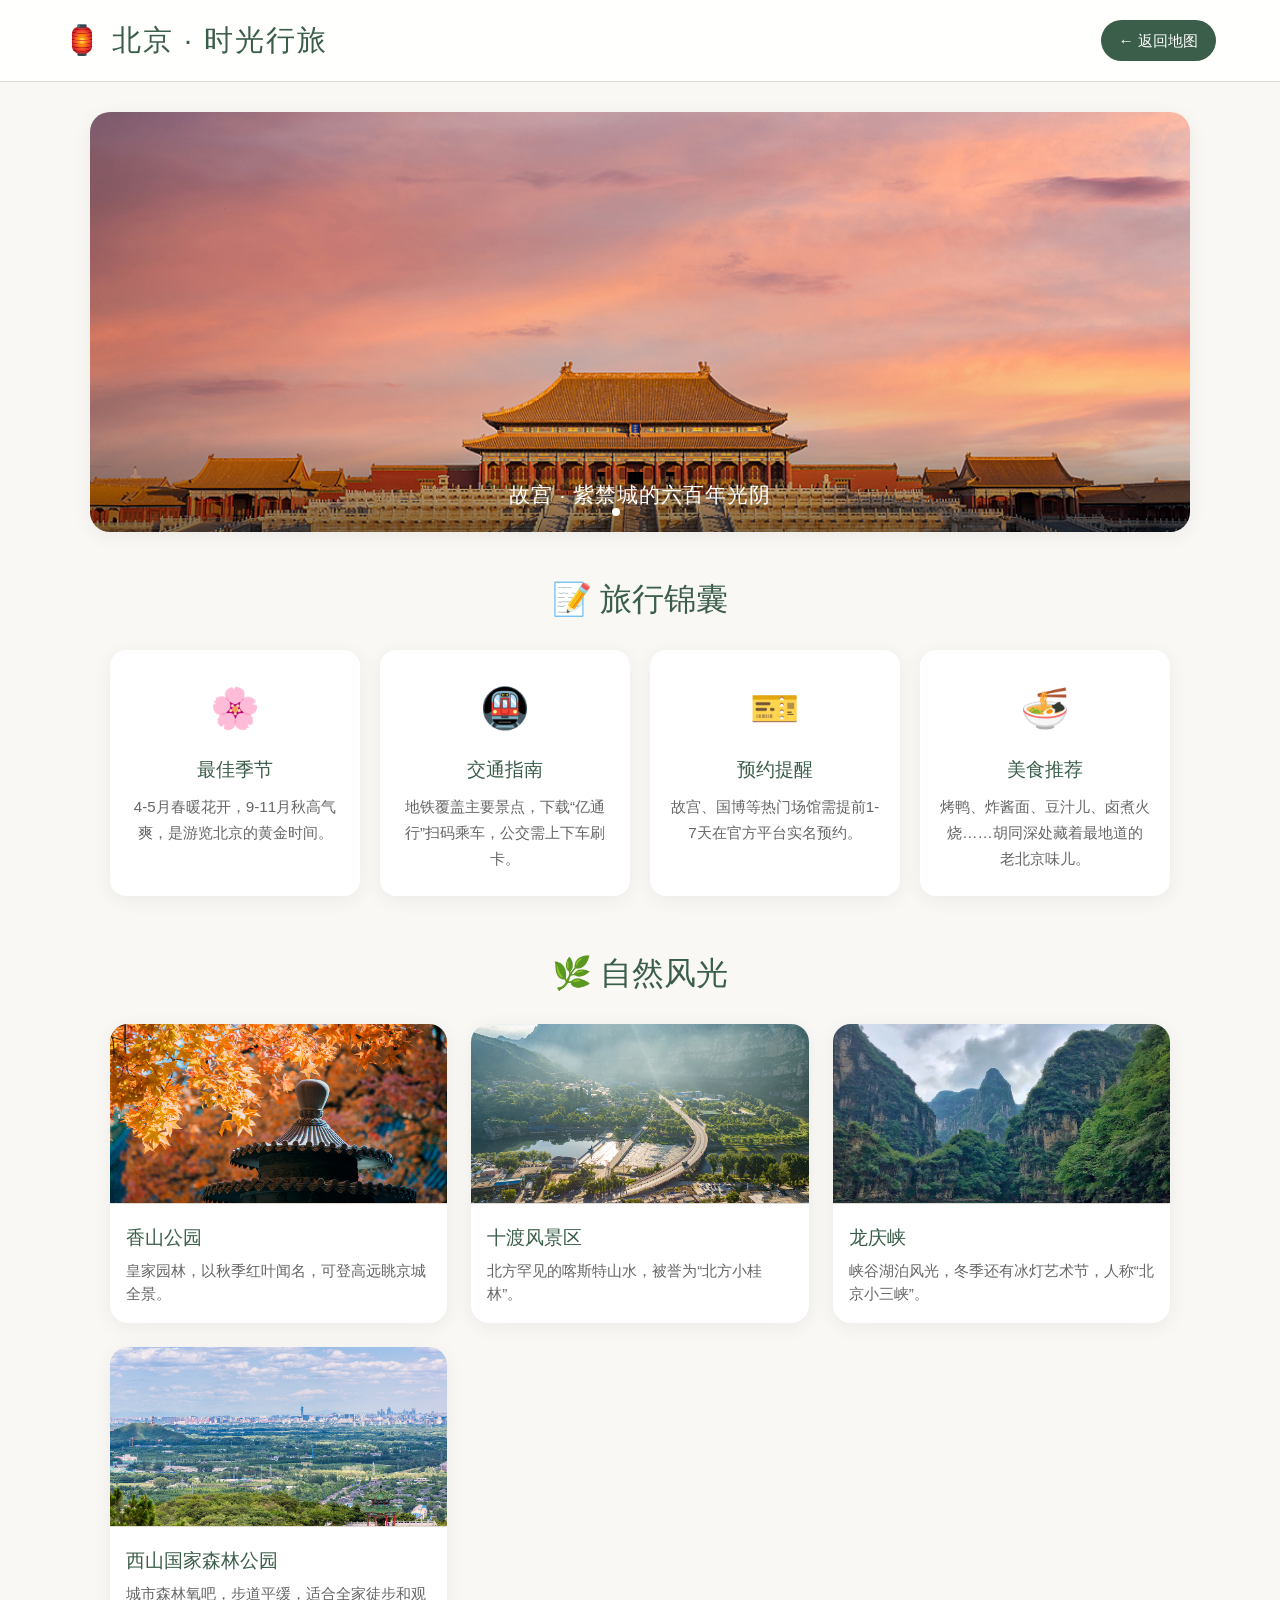
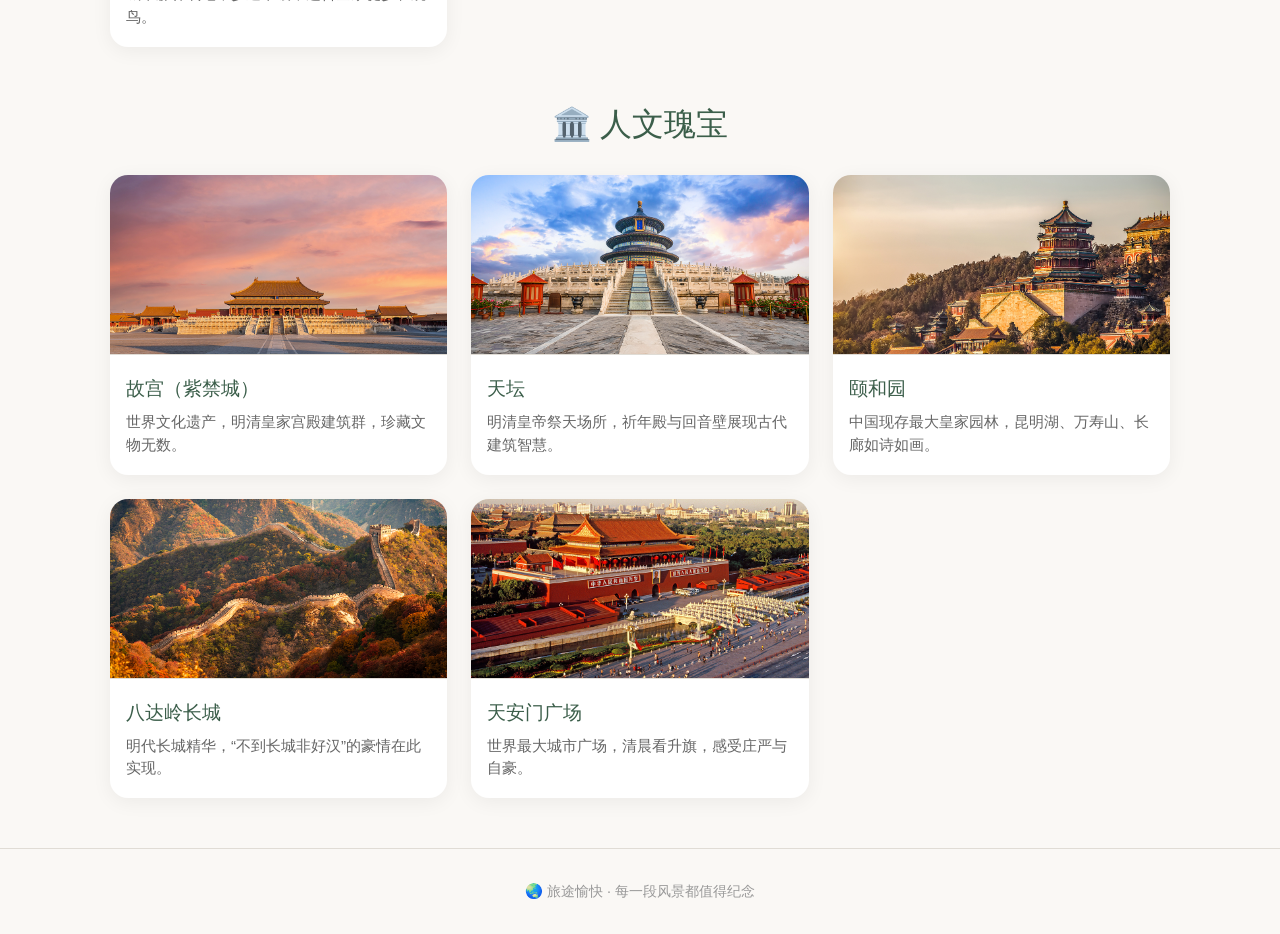
<file: spots/beijing.html>
<!DOCTYPE html>
<html lang="zh-CN">
<head>
    <meta charset="UTF-8">
    <meta name="viewport" content="width=device-width, initial-scale=1.0">
    <title>北京·旅行记</title>
    <!-- Swiper 轮播样式 -->
    <link rel="stylesheet" href="../lib/swiper-bundle.min.css">
    <style>
        :root {
            --green-dark: #3b5e4a;
            --green-light: #6b8f7e;
            --bg: #faf8f5;
            --card-bg: #ffffff;
            --text: #333;
            --text-light: #666;
            --border: #e0dcd5;
            --shadow: 0 4px 20px rgba(0,0,0,0.06);
        }

        * { margin: 0; padding: 0; box-sizing: border-box; }

        body {
            font-family: 'Segoe UI', 'Helvetica Neue', 'PingFang SC', 'Microsoft YaHei', sans-serif;
            background: var(--bg);
            color: var(--text);
            line-height: 1.7;
        }

        /* ---- 顶部导航 ---- */
        .top-nav {
            display: flex;
            justify-content: space-between;
            align-items: center;
            padding: 16px 5%;
            background: rgba(255,255,255,0.9);
            backdrop-filter: blur(10px);
            border-bottom: 1px solid var(--border);
            position: sticky;
            top: 0;
            z-index: 100;
        }
        .top-nav .logo {
            font-size: 1.8rem;
            font-weight: 300;
            color: var(--green-dark);
            letter-spacing: 2px;
        }
        .back-btn {
            background: var(--green-dark);
            color: white;
            padding: 8px 18px;
            border-radius: 24px;
            text-decoration: none;
            font-size: 0.95rem;
            transition: 0.3s;
            display: flex;
            align-items: center;
            gap: 6px;
        }
        .back-btn:hover {
            background: var(--green-light);
            transform: translateY(-2px);
            box-shadow: 0 6px 18px rgba(59,94,74,0.2);
        }

        /* ---- 轮播 ---- */
        .swiper {
            width: 90%;
            max-width: 1100px;
            height: 420px;
            margin: 30px auto;
            border-radius: 20px;
            overflow: hidden;
            box-shadow: var(--shadow);
        }
        .swiper-slide {
            background-position: center;
            background-size: cover;
            display: flex;
            align-items: flex-end;
            justify-content: center;
        }
        .swiper-slide .slide-caption {
            background: linear-gradient(transparent, rgba(0,0,0,0.5));
            color: white;
            width: 100%;
            padding: 40px 20px 20px;
            text-align: center;
            font-size: 1.3rem;
            font-weight: 300;
            letter-spacing: 1px;
        }
        .swiper-pagination-bullet-active { background: white; }

        /* ---- 攻略区块 ---- */
        .tips-section {
            max-width: 1100px;
            margin: 40px auto;
            padding: 0 20px;
        }
        .section-title {
            font-size: 2rem;
            font-weight: 300;
            color: var(--green-dark);
            margin-bottom: 24px;
            text-align: center;
        }
        .tips-grid {
            display: grid;
            grid-template-columns: repeat(auto-fit, minmax(220px, 1fr));
            gap: 20px;
        }
        .tip-card {
            background: var(--card-bg);
            padding: 24px 20px;
            border-radius: 16px;
            box-shadow: var(--shadow);
            text-align: center;
            transition: all 0.3s;
        }
        .tip-card:hover {
            transform: translateY(-4px);
            box-shadow: 0 12px 28px rgba(0,0,0,0.1);
        }
        .tip-icon {
            font-size: 2.5rem;
            margin-bottom: 12px;
        }
        .tip-card h3 {
            font-weight: 500;
            margin-bottom: 8px;
            color: var(--green-dark);
        }
        .tip-card p {
            color: var(--text-light);
            font-size: 0.95rem;
        }

        /* ---- 景点卡片 ---- */
        .spots-block {
            max-width: 1100px;
            margin: 50px auto;
            padding: 0 20px;
        }
        .card-grid {
            display: grid;
            grid-template-columns: repeat(auto-fit, minmax(260px, 1fr));
            gap: 24px;
            margin-top: 20px;
        }
        .spot-card {
            background: var(--card-bg);
            border-radius: 18px;
            overflow: hidden;
            box-shadow: var(--shadow);
            transition: all 0.3s;
        }
        .spot-card:hover {
            transform: translateY(-6px);
            box-shadow: 0 18px 36px rgba(0,0,0,0.12);
        }
        .spot-card img {
            width: 100%;
            height: 180px;
            object-fit: cover;
            display: block;
            border-bottom: 1px solid var(--border);
        }
        .spot-card .card-text {
            padding: 18px 16px;
        }
        .spot-card h3 {
            font-weight: 500;
            margin-bottom: 6px;
            color: var(--green-dark);
        }
        .spot-card p {
            color: var(--text-light);
            font-size: 0.95rem;
            line-height: 1.5;
        }

        /* 底部 */
        footer {
            text-align: center;
            padding: 30px;
            color: #999;
            font-size: 0.9rem;
            border-top: 1px solid var(--border);
            margin-top: 40px;
        }

        @media (max-width: 600px) {
            .swiper { height: 250px; }
            .top-nav .logo { font-size: 1.4rem; }
        }
    </style>
</head>
<body>
    <!-- 导航 -->
    <div class="top-nav">
        <div class="logo">🏮 北京 · 时光行旅</div>
        <a href="../FinalProject.html" class="back-btn">← 返回地图</a>
    </div>

    <!-- 图片轮播 -->
    <div class="swiper mySwiper">
        <div class="swiper-wrapper">
            <div class="swiper-slide" style="background-image: url('../data/images/beijing/故宫.jpg');">
                <div class="slide-caption">故宫 · 紫禁城的六百年光阴</div>
            </div>
            <div class="swiper-slide" style="background-image: url('../data/images/beijing/长城.jpg');">
                <div class="slide-caption">八达岭长城 ·蜿蜒于山脊的巨龙</div>
            </div>
            <div class="swiper-slide" style="background-image: url('../data/images/beijing/颐和园.jpg');">
                <div class="slide-caption">颐和园 · 皇家园林的四季画卷</div>
            </div>
            <div class="swiper-slide" style="background-image: url('../data/images/beijing/香山.jpg');">
                <div class="slide-caption">香山红叶 · 秋日限定的浪漫</div>
            </div>
        </div>
        <div class="swiper-pagination"></div>
    </div>

    <!-- 旅游攻略 -->
    <div class="tips-section">
        <h2 class="section-title">📝 旅行锦囊</h2>
        <div class="tips-grid">
            <div class="tip-card">
                <div class="tip-icon">🌸</div>
                <h3>最佳季节</h3>
                <p>4-5月春暖花开，9-11月秋高气爽，是游览北京的黄金时间。</p>
            </div>
            <div class="tip-card">
                <div class="tip-icon">🚇</div>
                <h3>交通指南</h3>
                <p>地铁覆盖主要景点，下载“亿通行”扫码乘车，公交需上下车刷卡。</p>
            </div>
            <div class="tip-card">
                <div class="tip-icon">🎫</div>
                <h3>预约提醒</h3>
                <p>故宫、国博等热门场馆需提前1-7天在官方平台实名预约。</p>
            </div>
            <div class="tip-card">
                <div class="tip-icon">🍜</div>
                <h3>美食推荐</h3>
                <p>烤鸭、炸酱面、豆汁儿、卤煮火烧……胡同深处藏着最地道的老北京味儿。</p>
            </div>
        </div>
    </div>

    <!-- 自然景点 -->
    <div class="spots-block">
        <h2 class="section-title">🌿 自然风光</h2>
        <div class="card-grid">
            <div class="spot-card">
                <img src="../data/images/beijing/香山.jpg" alt="香山公园">
                <div class="card-text">
                    <h3>香山公园</h3>
                    <p>皇家园林，以秋季红叶闻名，可登高远眺京城全景。</p>
                </div>
            </div>
            <div class="spot-card">
                <img src="../data/images/beijing/十渡.jpg" alt="十渡">
                <div class="card-text">
                    <h3>十渡风景区</h3>
                    <p>北方罕见的喀斯特山水，被誉为“北方小桂林”。</p>
                </div>
            </div>
            <div class="spot-card">
                <img src="../data/images/beijing/龙庆峡.jpg" alt="龙庆峡">
                <div class="card-text">
                    <h3>龙庆峡</h3>
                    <p>峡谷湖泊风光，冬季还有冰灯艺术节，人称“北京小三峡”。</p>
                </div>
            </div>
            <div class="spot-card">
                <img src="../data/images/beijing/西山.jpg" alt="西山">
                <div class="card-text">
                    <h3>西山国家森林公园</h3>
                    <p>城市森林氧吧，步道平缓，适合全家徒步和观鸟。</p>
                </div>
            </div>
        </div>
    </div>

    <!-- 人文景点 -->
    <div class="spots-block">
        <h2 class="section-title">🏛️ 人文瑰宝</h2>
        <div class="card-grid">
            <div class="spot-card">
                <img src="../data/images/beijing/故宫.jpg" alt="故宫">
                <div class="card-text">
                    <h3>故宫（紫禁城）</h3>
                    <p>世界文化遗产，明清皇家宫殿建筑群，珍藏文物无数。</p>
                </div>
            </div>
            <div class="spot-card">
                <img src="../data/images/beijing/天坛.jpg" alt="天坛">
                <div class="card-text">
                    <h3>天坛</h3>
                    <p>明清皇帝祭天场所，祈年殿与回音壁展现古代建筑智慧。</p>
                </div>
            </div>
            <div class="spot-card">
                <img src="../data/images/beijing/颐和园.jpg" alt="颐和园">
                <div class="card-text">
                    <h3>颐和园</h3>
                    <p>中国现存最大皇家园林，昆明湖、万寿山、长廊如诗如画。</p>
                </div>
            </div>
            <div class="spot-card">
                <img src="../data/images/beijing/长城.jpg" alt="八达岭长城">
                <div class="card-text">
                    <h3>八达岭长城</h3>
                    <p>明代长城精华，“不到长城非好汉”的豪情在此实现。</p>
                </div>
            </div>
            <div class="spot-card">
                <img src="../data/images/beijing/天安门.jpg" alt="天安门广场">
                <div class="card-text">
                    <h3>天安门广场</h3>
                    <p>世界最大城市广场，清晨看升旗，感受庄严与自豪。</p>
                </div>
            </div>
        </div>
    </div>

    <footer>
        🌏 旅途愉快 · 每一段风景都值得纪念
    </footer>

    <!-- Swiper 脚本 -->
    <script src="../lib/swiper-bundle.min.js"></script>
    <script>
        const swiper = new Swiper('.mySwiper', {
            loop: true,
            autoplay: {
                delay: 4000,
                disableOnInteraction: false,
            },
            pagination: {
                el: '.swiper-pagination',
                clickable: true,
            },
        });
    </script>
</body>
</html>
</file>
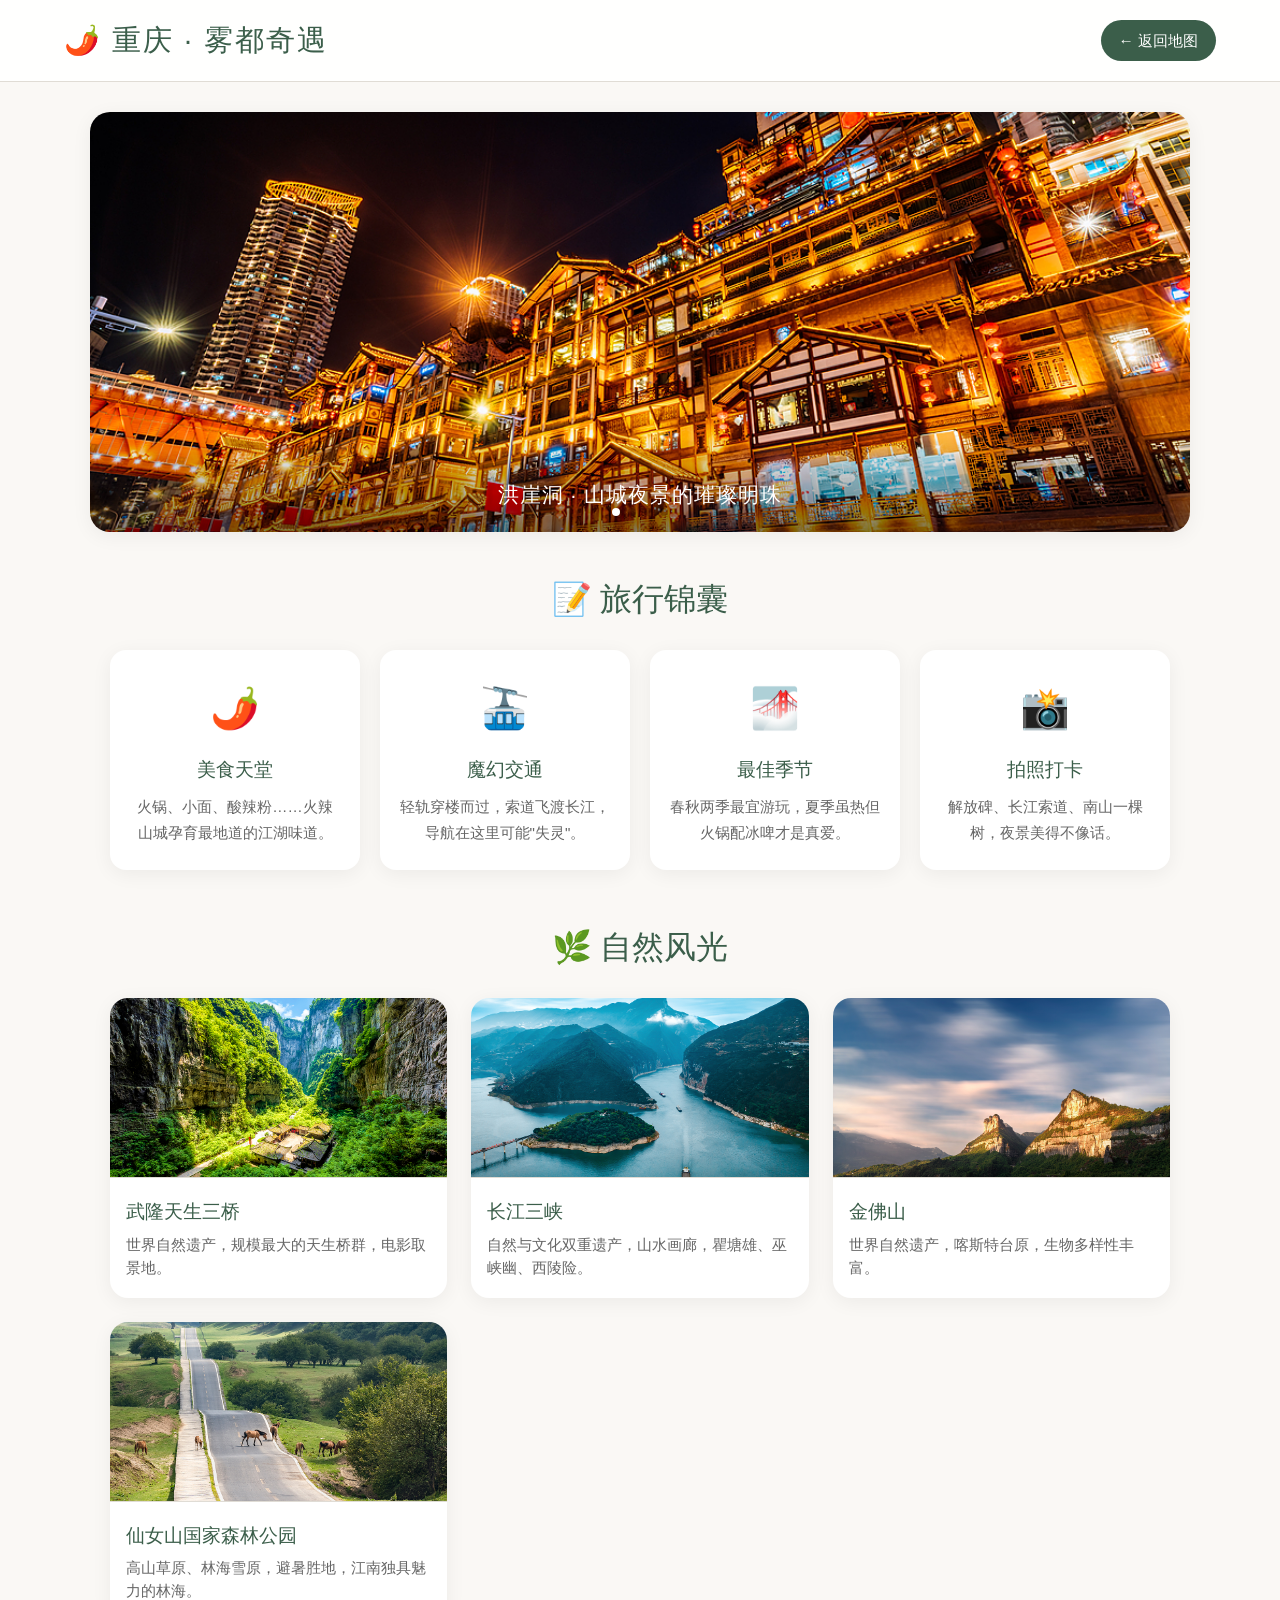
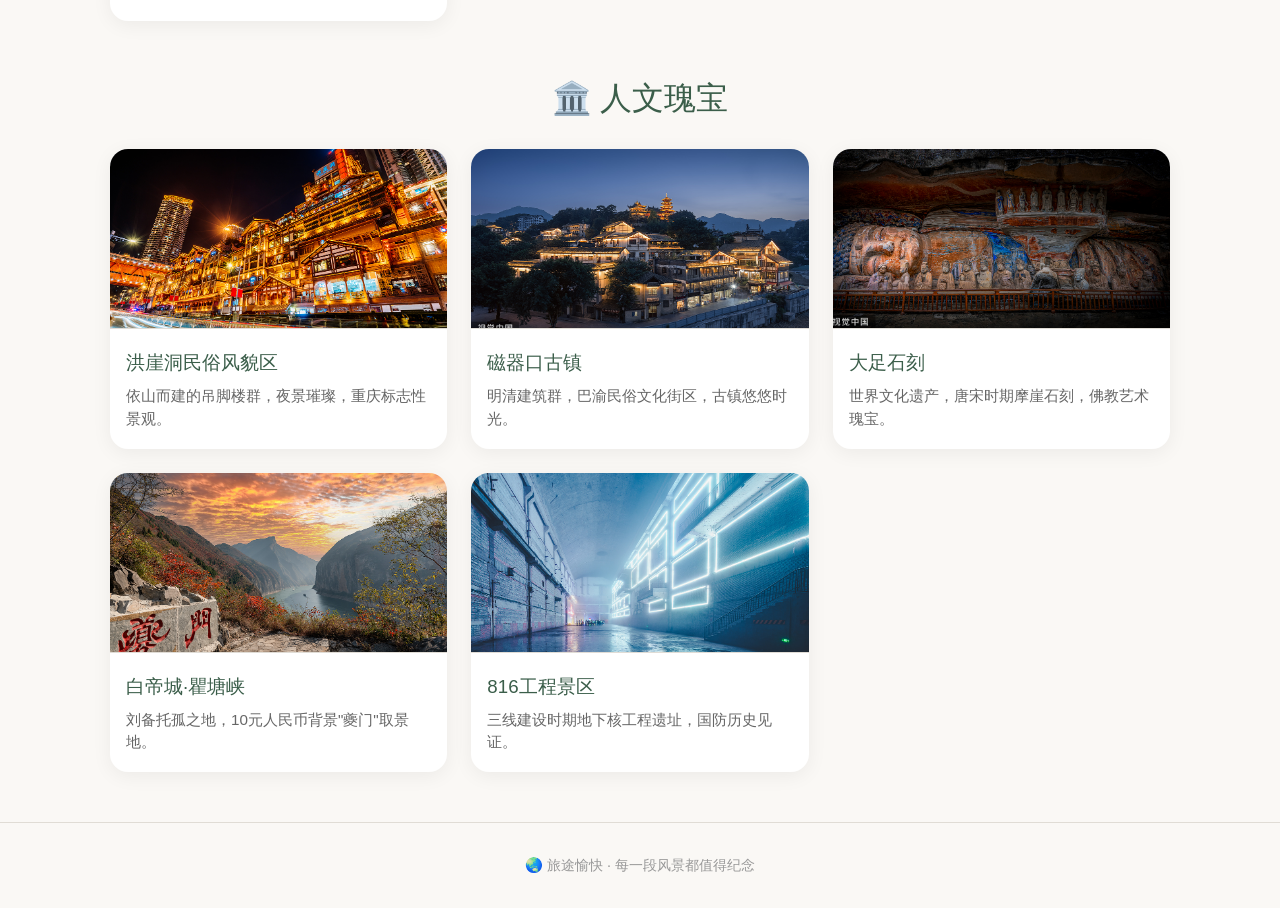
<file: spots/chongqing.html>
<!DOCTYPE html>
<html lang="zh-CN">
<head>
    <meta charset="UTF-8">
    <meta name="viewport" content="width=device-width, initial-scale=1.0">
    <title>重庆·旅行记</title>
    <link rel="stylesheet" href="../lib/swiper-bundle.min.css">
    <style>
        :root {
            --green-dark: #3b5e4a;
            --green-light: #6b8f7e;
            --bg: #faf8f5;
            --card-bg: #ffffff;
            --text: #333;
            --text-light: #666;
            --border: #e0dcd5;
            --shadow: 0 4px 20px rgba(0,0,0,0.06);
        }

        * { margin: 0; padding: 0; box-sizing: border-box; }

        body {
            font-family: 'Segoe UI', 'Helvetica Neue', 'PingFang SC', 'Microsoft YaHei', sans-serif;
            background: var(--bg);
            color: var(--text);
            line-height: 1.7;
        }

        .top-nav {
            display: flex;
            justify-content: space-between;
            align-items: center;
            padding: 16px 5%;
            background: rgba(255,255,255,0.9);
            backdrop-filter: blur(10px);
            border-bottom: 1px solid var(--border);
            position: sticky;
            top: 0;
            z-index: 100;
        }
        .top-nav .logo {
            font-size: 1.8rem;
            font-weight: 300;
            color: var(--green-dark);
            letter-spacing: 2px;
        }
        .back-btn {
            background: var(--green-dark);
            color: white;
            padding: 8px 18px;
            border-radius: 24px;
            text-decoration: none;
            font-size: 0.95rem;
            transition: 0.3s;
            display: flex;
            align-items: center;
            gap: 6px;
        }
        .back-btn:hover {
            background: var(--green-light);
            transform: translateY(-2px);
            box-shadow: 0 6px 18px rgba(59,94,74,0.2);
        }

        .swiper {
            width: 90%;
            max-width: 1100px;
            height: 420px;
            margin: 30px auto;
            border-radius: 20px;
            overflow: hidden;
            box-shadow: var(--shadow);
        }
        .swiper-slide {
            background-position: center;
            background-size: cover;
            display: flex;
            align-items: flex-end;
            justify-content: center;
        }
        .swiper-slide .slide-caption {
            background: linear-gradient(transparent, rgba(0,0,0,0.5));
            color: white;
            width: 100%;
            padding: 40px 20px 20px;
            text-align: center;
            font-size: 1.3rem;
            font-weight: 300;
            letter-spacing: 1px;
        }
        .swiper-pagination-bullet-active { background: white; }

        .tips-section {
            max-width: 1100px;
            margin: 40px auto;
            padding: 0 20px;
        }
        .section-title {
            font-size: 2rem;
            font-weight: 300;
            color: var(--green-dark);
            margin-bottom: 24px;
            text-align: center;
        }
        .tips-grid {
            display: grid;
            grid-template-columns: repeat(auto-fit, minmax(220px, 1fr));
            gap: 20px;
        }
        .tip-card {
            background: var(--card-bg);
            padding: 24px 20px;
            border-radius: 16px;
            box-shadow: var(--shadow);
            text-align: center;
            transition: all 0.3s;
        }
        .tip-card:hover {
            transform: translateY(-4px);
            box-shadow: 0 12px 28px rgba(0,0,0,0.1);
        }
        .tip-icon {
            font-size: 2.5rem;
            margin-bottom: 12px;
        }
        .tip-card h3 {
            font-weight: 500;
            margin-bottom: 8px;
            color: var(--green-dark);
        }
        .tip-card p {
            color: var(--text-light);
            font-size: 0.95rem;
        }

        .spots-block {
            max-width: 1100px;
            margin: 50px auto;
            padding: 0 20px;
        }
        .card-grid {
            display: grid;
            grid-template-columns: repeat(auto-fit, minmax(260px, 1fr));
            gap: 24px;
            margin-top: 20px;
        }
        .spot-card {
            background: var(--card-bg);
            border-radius: 18px;
            overflow: hidden;
            box-shadow: var(--shadow);
            transition: all 0.3s;
        }
        .spot-card:hover {
            transform: translateY(-6px);
            box-shadow: 0 18px 36px rgba(0,0,0,0.12);
        }
        .spot-card img {
            width: 100%;
            height: 180px;
            object-fit: cover;
            display: block;
            border-bottom: 1px solid var(--border);
        }
        .spot-card .card-text {
            padding: 18px 16px;
        }
        .spot-card h3 {
            font-weight: 500;
            margin-bottom: 6px;
            color: var(--green-dark);
        }
        .spot-card p {
            color: var(--text-light);
            font-size: 0.95rem;
            line-height: 1.5;
        }

        footer {
            text-align: center;
            padding: 30px;
            color: #999;
            font-size: 0.9rem;
            border-top: 1px solid var(--border);
            margin-top: 40px;
        }

        @media (max-width: 600px) {
            .swiper { height: 250px; }
            .top-nav .logo { font-size: 1.4rem; }
        }
    </style>
</head>
<body>
    <div class="top-nav">
        <div class="logo">🌶️ 重庆 · 雾都奇遇</div>
        <a href="../FinalProject.html" class="back-btn">← 返回地图</a>
    </div>

    <div class="swiper mySwiper">
        <div class="swiper-wrapper">
            <div class="swiper-slide" style="background-image: url('../data/images/chongqing/洪崖洞.jpg');">
                <div class="slide-caption">洪崖洞 · 山城夜景的璀璨明珠</div>
            </div>
            <div class="swiper-slide" style="background-image: url('../data/images/chongqing/武陵.jpg');">
                <div class="slide-caption">武隆天生三桥 · 大自然的鬼斧神工</div>
            </div>
            <div class="swiper-slide" style="background-image: url('../data/images/chongqing/磁器口.jpg');">
                <div class="slide-caption">磁器口古镇 · 千年巴渝风情</div>
            </div>
            <div class="swiper-slide" style="background-image: url('../data/images/chongqing/三峡.jpg');">
                <div class="slide-caption">长江三峡 · 山水画廊的诗画长卷</div>
            </div>
        </div>
        <div class="swiper-pagination"></div>
    </div>

    <div class="tips-section">
        <h2 class="section-title">📝 旅行锦囊</h2>
        <div class="tips-grid">
            <div class="tip-card">
                <div class="tip-icon">🌶️</div>
                <h3>美食天堂</h3>
                <p>火锅、小面、酸辣粉……火辣山城孕育最地道的江湖味道。</p>
            </div>
            <div class="tip-card">
                <div class="tip-icon">🚠</div>
                <h3>魔幻交通</h3>
                <p>轻轨穿楼而过，索道飞渡长江，导航在这里可能"失灵"。</p>
            </div>
            <div class="tip-card">
                <div class="tip-icon">🌁</div>
                <h3>最佳季节</h3>
                <p>春秋两季最宜游玩，夏季虽热但火锅配冰啤才是真爱。</p>
            </div>
            <div class="tip-card">
                <div class="tip-icon">📸</div>
                <h3>拍照打卡</h3>
                <p>解放碑、长江索道、南山一棵树，夜景美得不像话。</p>
            </div>
        </div>
    </div>

    <div class="spots-block">
        <h2 class="section-title">🌿 自然风光</h2>
        <div class="card-grid">
            <div class="spot-card">
                <img src="../data/images/chongqing/武陵.jpg" alt="武隆天生三桥">
                <div class="card-text">
                    <h3>武隆天生三桥</h3>
                    <p>世界自然遗产，规模最大的天生桥群，电影取景地。</p>
                </div>
            </div>
            <div class="spot-card">
                <img src="../data/images/chongqing/三峡.jpg" alt="长江三峡">
                <div class="card-text">
                    <h3>长江三峡</h3>
                    <p>自然与文化双重遗产，山水画廊，瞿塘雄、巫峡幽、西陵险。</p>
                </div>
            </div>
            <div class="spot-card">
                <img src="../data/images/chongqing/金佛山.jpg" alt="金佛山">
                <div class="card-text">
                    <h3>金佛山</h3>
                    <p>世界自然遗产，喀斯特台原，生物多样性丰富。</p>
                </div>
            </div>
            <div class="spot-card">
                <img src="../data/images/chongqing/仙女山.jpg" alt="仙女山">
                <div class="card-text">
                    <h3>仙女山国家森林公园</h3>
                    <p>高山草原、林海雪原，避暑胜地，江南独具魅力的林海。</p>
                </div>
            </div>
        </div>
    </div>

    <div class="spots-block">
        <h2 class="section-title">🏛️ 人文瑰宝</h2>
        <div class="card-grid">
            <div class="spot-card">
                <img src="../data/images/chongqing/洪崖洞.jpg" alt="洪崖洞">
                <div class="card-text">
                    <h3>洪崖洞民俗风貌区</h3>
                    <p>依山而建的吊脚楼群，夜景璀璨，重庆标志性景观。</p>
                </div>
            </div>
            <div class="spot-card">
                <img src="../data/images/chongqing/磁器口.jpg" alt="磁器口">
                <div class="card-text">
                    <h3>磁器口古镇</h3>
                    <p>明清建筑群，巴渝民俗文化街区，古镇悠悠时光。</p>
                </div>
            </div>
            <div class="spot-card">
                <img src="../data/images/chongqing/大足.jpg" alt="大足石刻">
                <div class="card-text">
                    <h3>大足石刻</h3>
                    <p>世界文化遗产，唐宋时期摩崖石刻，佛教艺术瑰宝。</p>
                </div>
            </div>
            <div class="spot-card">
                <img src="../data/images/chongqing/瞿塘峡.jpg" alt="白帝城">
                <div class="card-text">
                    <h3>白帝城·瞿塘峡</h3>
                    <p>刘备托孤之地，10元人民币背景"夔门"取景地。</p>
                </div>
            </div>
            <div class="spot-card">
                <img src="../data/images/chongqing/816.jpg" alt="816工程">
                <div class="card-text">
                    <h3>816工程景区</h3>
                    <p>三线建设时期地下核工程遗址，国防历史见证。</p>
                </div>
            </div>
        </div>
    </div>

    <footer>
        🌏 旅途愉快 · 每一段风景都值得纪念
    </footer>

    <script src="../lib/swiper-bundle.min.js"></script>
    <script>
        const swiper = new Swiper('.mySwiper', {
            loop: true,
            autoplay: {
                delay: 4000,
                disableOnInteraction: false,
            },
            pagination: {
                el: '.swiper-pagination',
                clickable: true,
            },
        });
    </script>
</body>
</html>
</file>
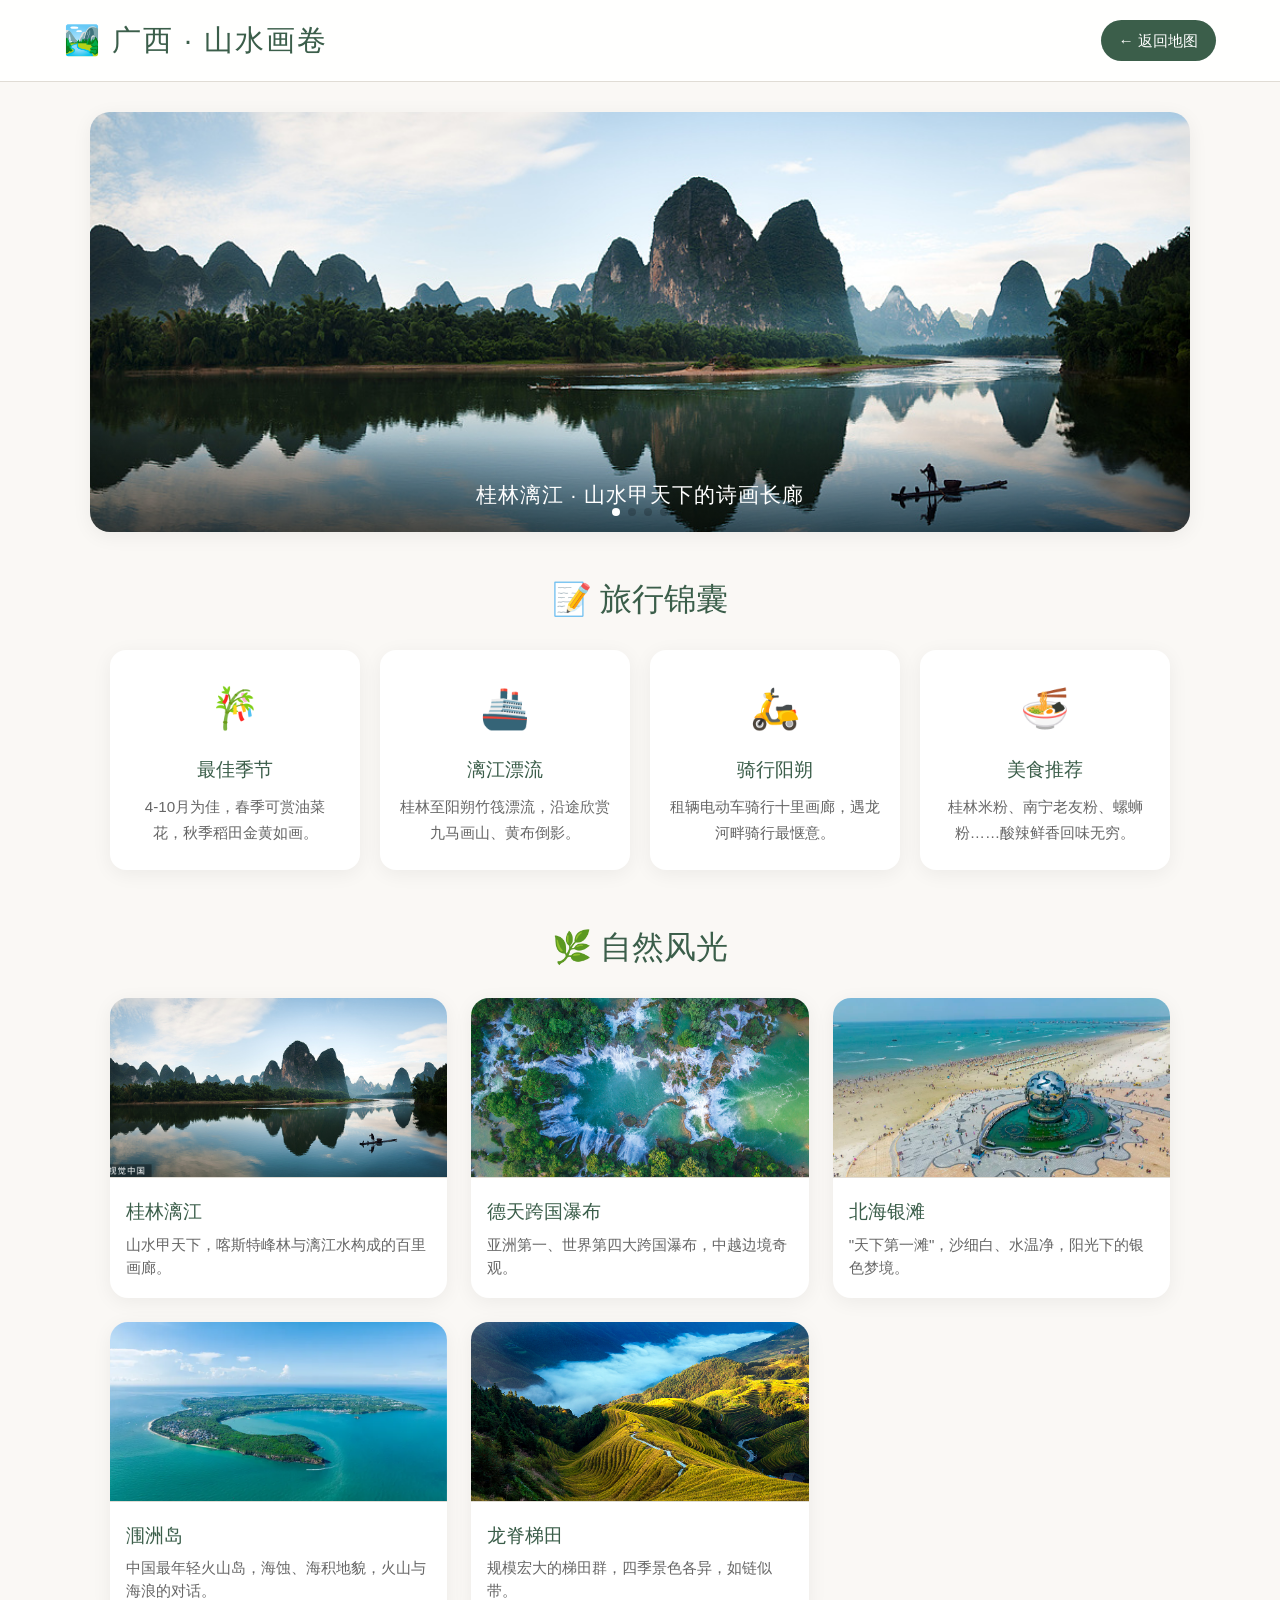
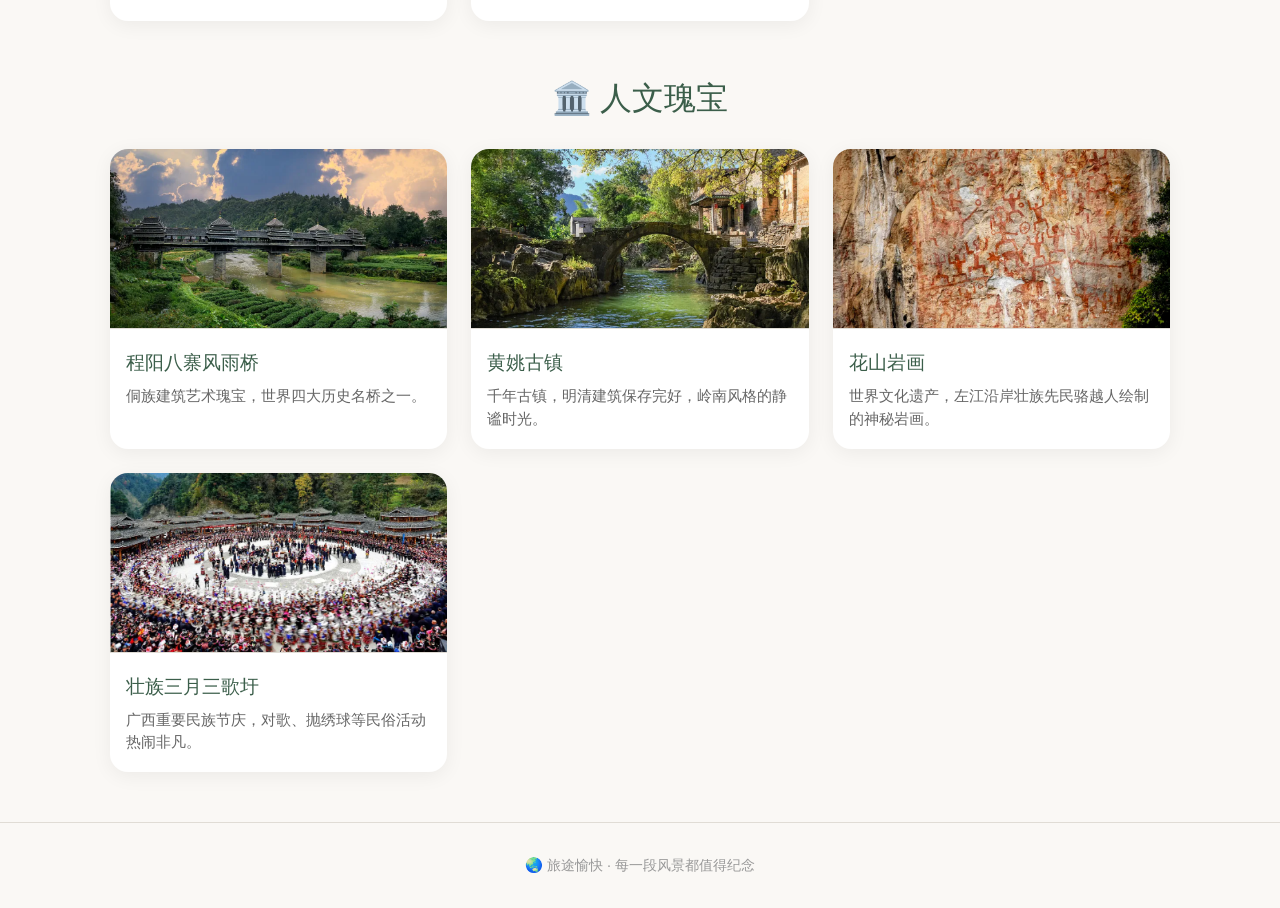
<file: spots/guangxi.html>
<!DOCTYPE html>
<html lang="zh-CN">
<head>
    <meta charset="UTF-8">
    <meta name="viewport" content="width=device-width, initial-scale=1.0">
    <title>广西·旅行记</title>
    <link rel="stylesheet" href="../lib/swiper-bundle.min.css">
    <style>
        :root {
            --green-dark: #3b5e4a;
            --green-light: #6b8f7e;
            --bg: #faf8f5;
            --card-bg: #ffffff;
            --text: #333;
            --text-light: #666;
            --border: #e0dcd5;
            --shadow: 0 4px 20px rgba(0,0,0,0.06);
        }

        * { margin: 0; padding: 0; box-sizing: border-box; }

        body {
            font-family: 'Segoe UI', 'Helvetica Neue', 'PingFang SC', 'Microsoft YaHei', sans-serif;
            background: var(--bg);
            color: var(--text);
            line-height: 1.7;
        }

        .top-nav {
            display: flex;
            justify-content: space-between;
            align-items: center;
            padding: 16px 5%;
            background: rgba(255,255,255,0.9);
            backdrop-filter: blur(10px);
            border-bottom: 1px solid var(--border);
            position: sticky;
            top: 0;
            z-index: 100;
        }
        .top-nav .logo {
            font-size: 1.8rem;
            font-weight: 300;
            color: var(--green-dark);
            letter-spacing: 2px;
        }
        .back-btn {
            background: var(--green-dark);
            color: white;
            padding: 8px 18px;
            border-radius: 24px;
            text-decoration: none;
            font-size: 0.95rem;
            transition: 0.3s;
            display: flex;
            align-items: center;
            gap: 6px;
        }
        .back-btn:hover {
            background: var(--green-light);
            transform: translateY(-2px);
            box-shadow: 0 6px 18px rgba(59,94,74,0.2);
        }

        .swiper {
            width: 90%;
            max-width: 1100px;
            height: 420px;
            margin: 30px auto;
            border-radius: 20px;
            overflow: hidden;
            box-shadow: var(--shadow);
        }
        .swiper-slide {
            background-position: center;
            background-size: cover;
            display: flex;
            align-items: flex-end;
            justify-content: center;
        }
        .swiper-slide .slide-caption {
            background: linear-gradient(transparent, rgba(0,0,0,0.5));
            color: white;
            width: 100%;
            padding: 40px 20px 20px;
            text-align: center;
            font-size: 1.3rem;
            font-weight: 300;
            letter-spacing: 1px;
        }
        .swiper-pagination-bullet-active { background: white; }

        .tips-section {
            max-width: 1100px;
            margin: 40px auto;
            padding: 0 20px;
        }
        .section-title {
            font-size: 2rem;
            font-weight: 300;
            color: var(--green-dark);
            margin-bottom: 24px;
            text-align: center;
        }
        .tips-grid {
            display: grid;
            grid-template-columns: repeat(auto-fit, minmax(220px, 1fr));
            gap: 20px;
        }
        .tip-card {
            background: var(--card-bg);
            padding: 24px 20px;
            border-radius: 16px;
            box-shadow: var(--shadow);
            text-align: center;
            transition: all 0.3s;
        }
        .tip-card:hover {
            transform: translateY(-4px);
            box-shadow: 0 12px 28px rgba(0,0,0,0.1);
        }
        .tip-icon {
            font-size: 2.5rem;
            margin-bottom: 12px;
        }
        .tip-card h3 {
            font-weight: 500;
            margin-bottom: 8px;
            color: var(--green-dark);
        }
        .tip-card p {
            color: var(--text-light);
            font-size: 0.95rem;
        }

        .spots-block {
            max-width: 1100px;
            margin: 50px auto;
            padding: 0 20px;
        }
        .card-grid {
            display: grid;
            grid-template-columns: repeat(auto-fit, minmax(260px, 1fr));
            gap: 24px;
            margin-top: 20px;
        }
        .spot-card {
            background: var(--card-bg);
            border-radius: 18px;
            overflow: hidden;
            box-shadow: var(--shadow);
            transition: all 0.3s;
        }
        .spot-card:hover {
            transform: translateY(-6px);
            box-shadow: 0 18px 36px rgba(0,0,0,0.12);
        }
        .spot-card img {
            width: 100%;
            height: 180px;
            object-fit: cover;
            display: block;
            border-bottom: 1px solid var(--border);
        }
        .spot-card .card-text {
            padding: 18px 16px;
        }
        .spot-card h3 {
            font-weight: 500;
            margin-bottom: 6px;
            color: var(--green-dark);
        }
        .spot-card p {
            color: var(--text-light);
            font-size: 0.95rem;
            line-height: 1.5;
        }

        footer {
            text-align: center;
            padding: 30px;
            color: #999;
            font-size: 0.9rem;
            border-top: 1px solid var(--border);
            margin-top: 40px;
        }

        @media (max-width: 600px) {
            .swiper { height: 250px; }
            .top-nav .logo { font-size: 1.4rem; }
        }
    </style>
</head>
<body>
    <div class="top-nav">
        <div class="logo">🏞️ 广西 · 山水画卷</div>
        <a href="../FinalProject.html" class="back-btn">← 返回地图</a>
    </div>

    <div class="swiper mySwiper">
        <div class="swiper-wrapper">
            <div class="swiper-slide" style="background-image: url('../data/images/guangxi/漓江.jpg');">
                <div class="slide-caption">桂林漓江 · 山水甲天下的诗画长廊</div>
            </div>
            <div class="swiper-slide" style="background-image: url('../data/images/guangxi/德天.jpg');">
                <div class="slide-caption">德天跨国瀑布 · 亚洲第一的飞瀑奇观</div>
            </div>
            <div class="swiper-slide" style="background-image: url('../data/images/guangxi/梯田.jpg');">
                <div class="slide-caption">龙脊梯田 · 大地上的指纹</div>
            </div>
            <div class="swiper-slide" style="background-image: url('../data/images/guangxi/北海.png');">
                <div class="slide-caption">北海银滩 · 天下第一滩的浪漫</div>
            </div>
        </div>
        <div class="swiper-pagination"></div>
    </div>

    <div class="tips-section">
        <h2 class="section-title">📝 旅行锦囊</h2>
        <div class="tips-grid">
            <div class="tip-card">
                <div class="tip-icon">🎋</div>
                <h3>最佳季节</h3>
                <p>4-10月为佳，春季可赏油菜花，秋季稻田金黄如画。</p>
            </div>
            <div class="tip-card">
                <div class="tip-icon">🚢</div>
                <h3>漓江漂流</h3>
                <p>桂林至阳朔竹筏漂流，沿途欣赏九马画山、黄布倒影。</p>
            </div>
            <div class="tip-card">
                <div class="tip-icon">🛵</div>
                <h3>骑行阳朔</h3>
                <p>租辆电动车骑行十里画廊，遇龙河畔骑行最惬意。</p>
            </div>
            <div class="tip-card">
                <div class="tip-icon">🍜</div>
                <h3>美食推荐</h3>
                <p>桂林米粉、南宁老友粉、螺蛳粉……酸辣鲜香回味无穷。</p>
            </div>
        </div>
    </div>

    <div class="spots-block">
        <h2 class="section-title">🌿 自然风光</h2>
        <div class="card-grid">
            <div class="spot-card">
                <img src="../data/images/guangxi/漓江.jpg" alt="桂林漓江">
                <div class="card-text">
                    <h3>桂林漓江</h3>
                    <p>山水甲天下，喀斯特峰林与漓江水构成的百里画廊。</p>
                </div>
            </div>
            <div class="spot-card">
                <img src="../data/images/guangxi/德天.jpg" alt="德天跨国瀑布">
                <div class="card-text">
                    <h3>德天跨国瀑布</h3>
                    <p>亚洲第一、世界第四大跨国瀑布，中越边境奇观。</p>
                </div>
            </div>
            <div class="spot-card">
                <img src="../data/images/guangxi/北海.png" alt="北海银滩">
                <div class="card-text">
                    <h3>北海银滩</h3>
                    <p>"天下第一滩"，沙细白、水温净，阳光下的银色梦境。</p>
                </div>
            </div>
            <div class="spot-card">
                <img src="../data/images/guangxi/涠洲岛.png" alt="涠洲岛">
                <div class="card-text">
                    <h3>涠洲岛</h3>
                    <p>中国最年轻火山岛，海蚀、海积地貌，火山与海浪的对话。</p>
                </div>
            </div>
            <div class="spot-card">
                <img src="../data/images/guangxi/梯田.jpg" alt="龙脊梯田">
                <div class="card-text">
                    <h3>龙脊梯田</h3>
                    <p>规模宏大的梯田群，四季景色各异，如链似带。</p>
                </div>
            </div>
        </div>
    </div>

    <div class="spots-block">
        <h2 class="section-title">🏛️ 人文瑰宝</h2>
        <div class="card-grid">
            <div class="spot-card">
                <img src="../data/images/guangxi/风雨桥.png" alt="程阳八寨">
                <div class="card-text">
                    <h3>程阳八寨风雨桥</h3>
                    <p>侗族建筑艺术瑰宝，世界四大历史名桥之一。</p>
                </div>
            </div>
            <div class="spot-card">
                <img src="../data/images/guangxi/黄姚.png" alt="黄姚古镇">
                <div class="card-text">
                    <h3>黄姚古镇</h3>
                    <p>千年古镇，明清建筑保存完好，岭南风格的静谧时光。</p>
                </div>
            </div>
            <div class="spot-card">
                <img src="../data/images/guangxi/花山.png" alt="花山岩画">
                <div class="card-text">
                    <h3>花山岩画</h3>
                    <p>世界文化遗产，左江沿岸壮族先民骆越人绘制的神秘岩画。</p>
                </div>
            </div>
            <div class="spot-card">
                <img src="../data/images/guangxi/歌圩.png" alt="壮族三月三">
                <div class="card-text">
                    <h3>壮族三月三歌圩</h3>
                    <p>广西重要民族节庆，对歌、抛绣球等民俗活动热闹非凡。</p>
                </div>
            </div>
        </div>
    </div>

    <footer>
        🌏 旅途愉快 · 每一段风景都值得纪念
    </footer>

    <script src="../lib/swiper-bundle.min.js"></script>
    <script>
        const swiper = new Swiper('.mySwiper', {
            loop: true,
            autoplay: {
                delay: 4000,
                disableOnInteraction: false,
            },
            pagination: {
                el: '.swiper-pagination',
                clickable: true,
            },
        });
    </script>
</body>
</html>
</file>
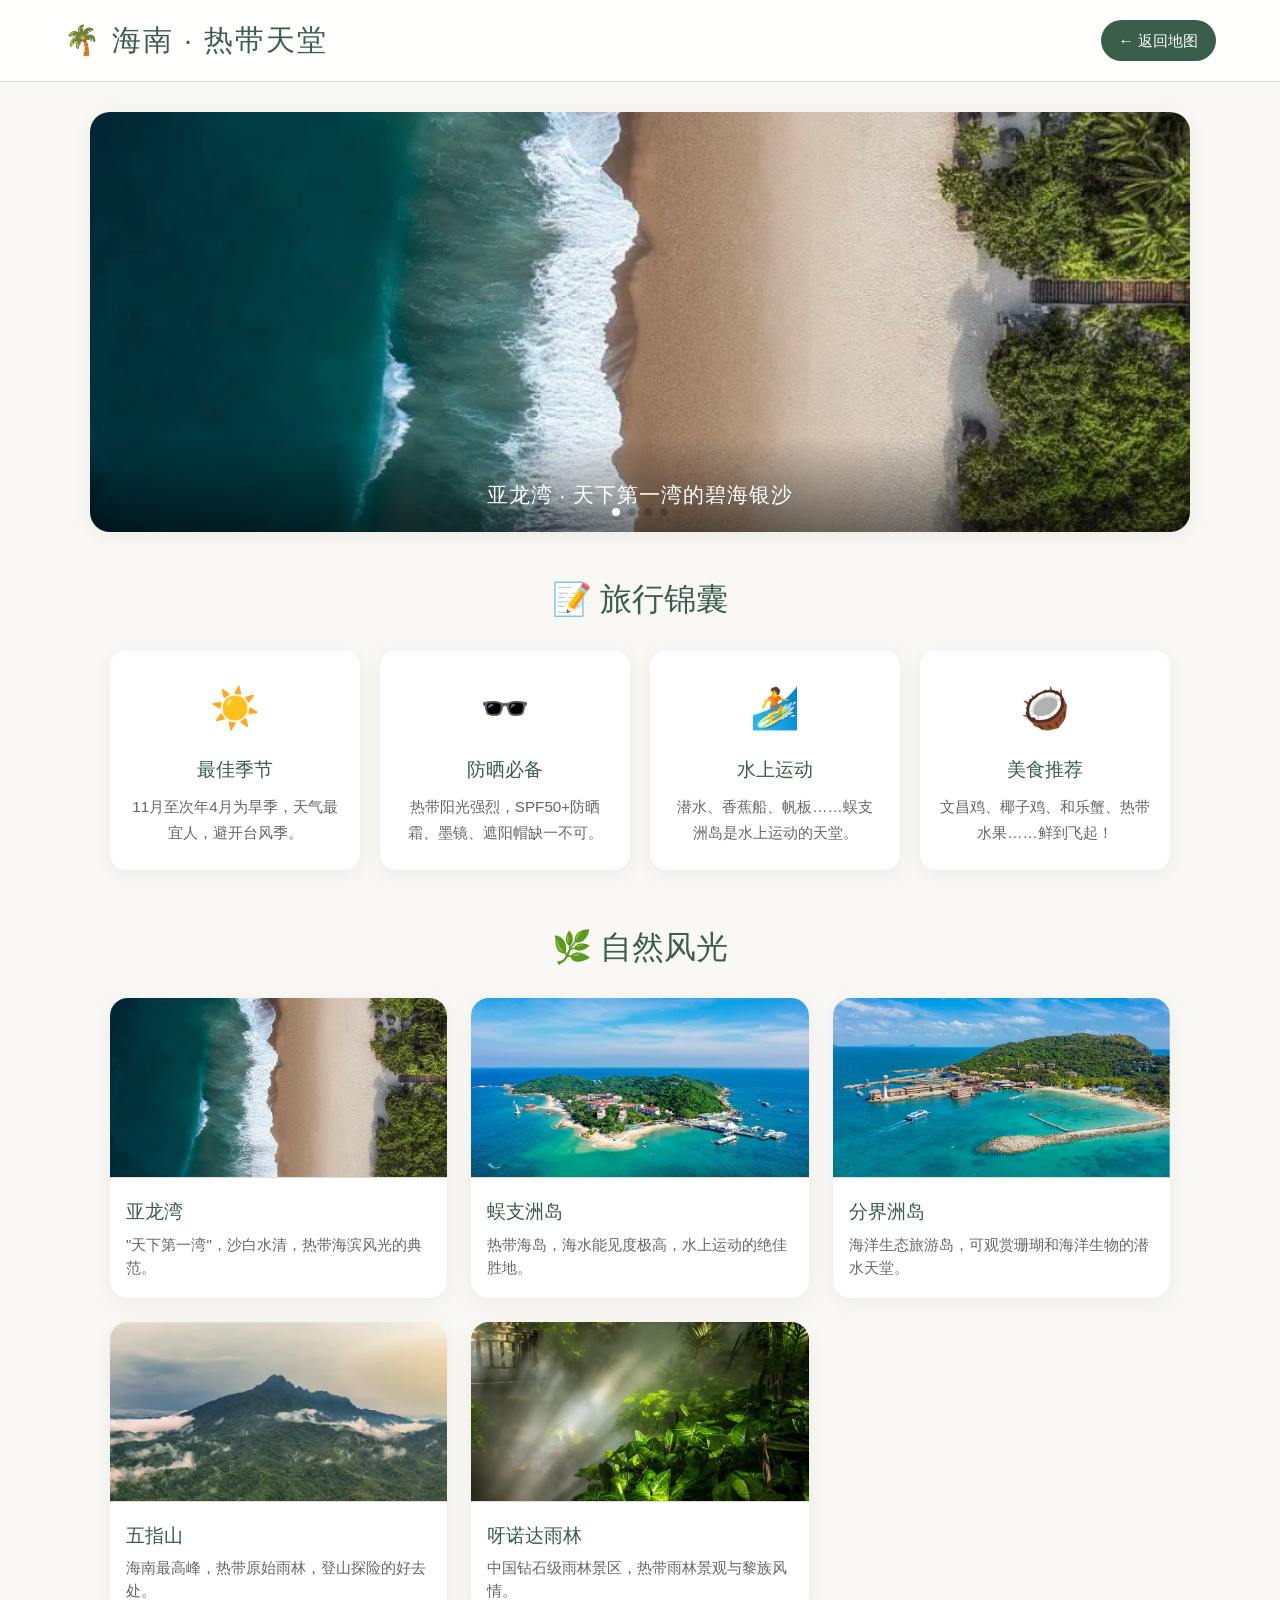
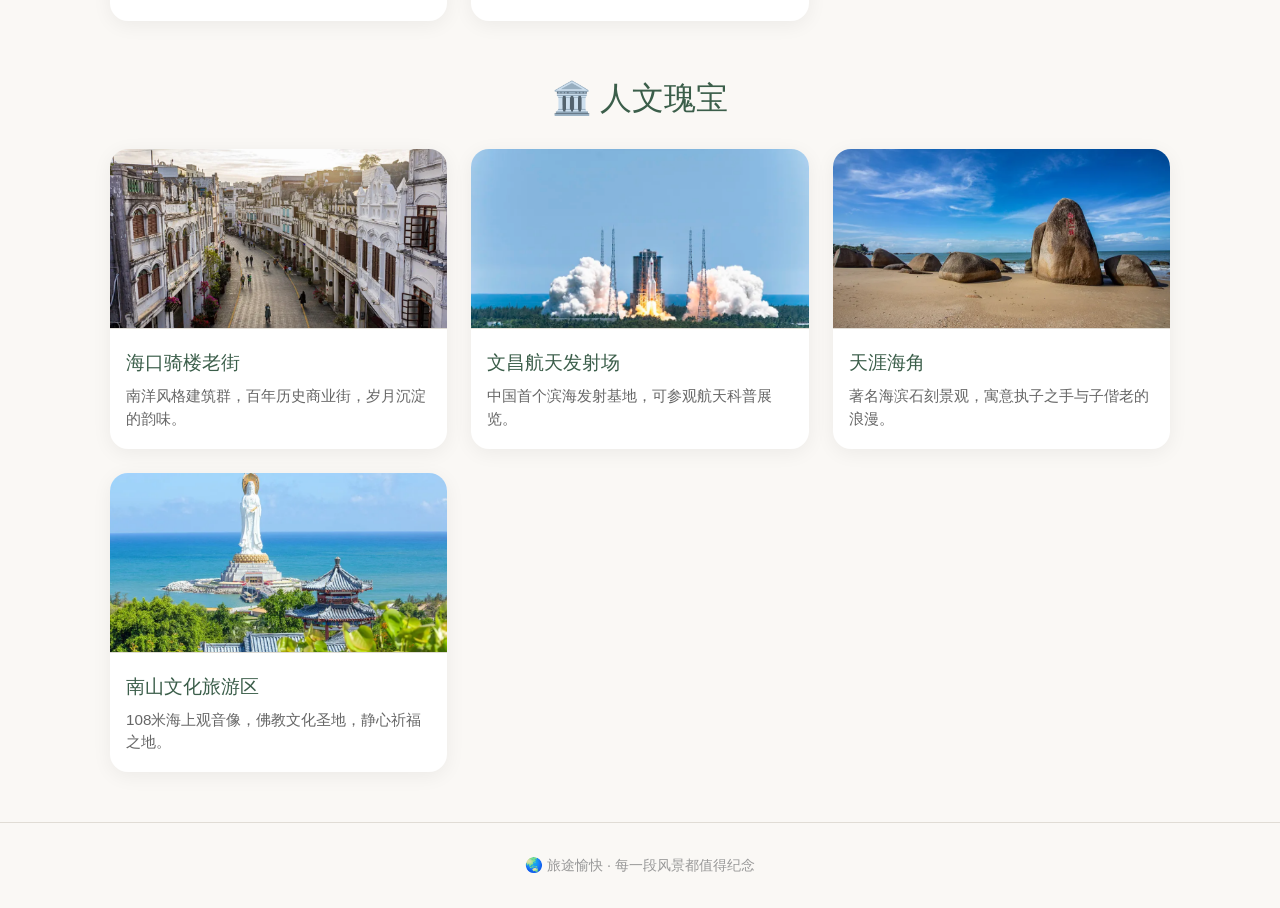
<file: spots/hainan.html>
<!DOCTYPE html>
<html lang="zh-CN">
<head>
    <meta charset="UTF-8">
    <meta name="viewport" content="width=device-width, initial-scale=1.0">
    <title>海南·旅行记</title>
    <link rel="stylesheet" href="../lib/swiper-bundle.min.css">
    <style>
        :root {
            --green-dark: #3b5e4a;
            --green-light: #6b8f7e;
            --bg: #faf8f5;
            --card-bg: #ffffff;
            --text: #333;
            --text-light: #666;
            --border: #e0dcd5;
            --shadow: 0 4px 20px rgba(0,0,0,0.06);
        }

        * { margin: 0; padding: 0; box-sizing: border-box; }

        body {
            font-family: 'Segoe UI', 'Helvetica Neue', 'PingFang SC', 'Microsoft YaHei', sans-serif;
            background: var(--bg);
            color: var(--text);
            line-height: 1.7;
        }

        .top-nav {
            display: flex;
            justify-content: space-between;
            align-items: center;
            padding: 16px 5%;
            background: rgba(255,255,255,0.9);
            backdrop-filter: blur(10px);
            border-bottom: 1px solid var(--border);
            position: sticky;
            top: 0;
            z-index: 100;
        }
        .top-nav .logo {
            font-size: 1.8rem;
            font-weight: 300;
            color: var(--green-dark);
            letter-spacing: 2px;
        }
        .back-btn {
            background: var(--green-dark);
            color: white;
            padding: 8px 18px;
            border-radius: 24px;
            text-decoration: none;
            font-size: 0.95rem;
            transition: 0.3s;
            display: flex;
            align-items: center;
            gap: 6px;
        }
        .back-btn:hover {
            background: var(--green-light);
            transform: translateY(-2px);
            box-shadow: 0 6px 18px rgba(59,94,74,0.2);
        }

        .swiper {
            width: 90%;
            max-width: 1100px;
            height: 420px;
            margin: 30px auto;
            border-radius: 20px;
            overflow: hidden;
            box-shadow: var(--shadow);
        }
        .swiper-slide {
            background-position: center;
            background-size: cover;
            display: flex;
            align-items: flex-end;
            justify-content: center;
        }
        .swiper-slide .slide-caption {
            background: linear-gradient(transparent, rgba(0,0,0,0.5));
            color: white;
            width: 100%;
            padding: 40px 20px 20px;
            text-align: center;
            font-size: 1.3rem;
            font-weight: 300;
            letter-spacing: 1px;
        }
        .swiper-pagination-bullet-active { background: white; }

        .tips-section {
            max-width: 1100px;
            margin: 40px auto;
            padding: 0 20px;
        }
        .section-title {
            font-size: 2rem;
            font-weight: 300;
            color: var(--green-dark);
            margin-bottom: 24px;
            text-align: center;
        }
        .tips-grid {
            display: grid;
            grid-template-columns: repeat(auto-fit, minmax(220px, 1fr));
            gap: 20px;
        }
        .tip-card {
            background: var(--card-bg);
            padding: 24px 20px;
            border-radius: 16px;
            box-shadow: var(--shadow);
            text-align: center;
            transition: all 0.3s;
        }
        .tip-card:hover {
            transform: translateY(-4px);
            box-shadow: 0 12px 28px rgba(0,0,0,0.1);
        }
        .tip-icon {
            font-size: 2.5rem;
            margin-bottom: 12px;
        }
        .tip-card h3 {
            font-weight: 500;
            margin-bottom: 8px;
            color: var(--green-dark);
        }
        .tip-card p {
            color: var(--text-light);
            font-size: 0.95rem;
        }

        .spots-block {
            max-width: 1100px;
            margin: 50px auto;
            padding: 0 20px;
        }
        .card-grid {
            display: grid;
            grid-template-columns: repeat(auto-fit, minmax(260px, 1fr));
            gap: 24px;
            margin-top: 20px;
        }
        .spot-card {
            background: var(--card-bg);
            border-radius: 18px;
            overflow: hidden;
            box-shadow: var(--shadow);
            transition: all 0.3s;
        }
        .spot-card:hover {
            transform: translateY(-6px);
            box-shadow: 0 18px 36px rgba(0,0,0,0.12);
        }
        .spot-card img {
            width: 100%;
            height: 180px;
            object-fit: cover;
            display: block;
            border-bottom: 1px solid var(--border);
        }
        .spot-card .card-text {
            padding: 18px 16px;
        }
        .spot-card h3 {
            font-weight: 500;
            margin-bottom: 6px;
            color: var(--green-dark);
        }
        .spot-card p {
            color: var(--text-light);
            font-size: 0.95rem;
            line-height: 1.5;
        }

        footer {
            text-align: center;
            padding: 30px;
            color: #999;
            font-size: 0.9rem;
            border-top: 1px solid var(--border);
            margin-top: 40px;
        }

        @media (max-width: 600px) {
            .swiper { height: 250px; }
            .top-nav .logo { font-size: 1.4rem; }
        }
    </style>
</head>
<body>
    <div class="top-nav">
        <div class="logo">🌴 海南 · 热带天堂</div>
        <a href="../FinalProject.html" class="back-btn">← 返回地图</a>
    </div>

    <div class="swiper mySwiper">
        <div class="swiper-wrapper">
            <div class="swiper-slide" style="background-image: url('../data/images/hainan/亚龙湾.png');">
                <div class="slide-caption">亚龙湾 · 天下第一湾的碧海银沙</div>
            </div>
            <div class="swiper-slide" style="background-image: url('../data/images/hainan/蜈支洲岛.png');">
                <div class="slide-caption">蜈支洲岛 · 中国的马尔代夫</div>
            </div>
            <div class="swiper-slide" style="background-image: url('../data/images/hainan/南山海上观音.png');">
                <div class="slide-caption">南山海上观音 · 慈悲为怀的圣像</div>
            </div>
            <div class="swiper-slide" style="background-image: url('../data/images/hainan/天涯海角.png');">
                <div class="slide-caption">天涯海角 · 浪漫爱情的圣地</div>
            </div>
        </div>
        <div class="swiper-pagination"></div>
    </div>

    <div class="tips-section">
        <h2 class="section-title">📝 旅行锦囊</h2>
        <div class="tips-grid">
            <div class="tip-card">
                <div class="tip-icon">☀️</div>
                <h3>最佳季节</h3>
                <p>11月至次年4月为旱季，天气最宜人，避开台风季。</p>
            </div>
            <div class="tip-card">
                <div class="tip-icon">🕶️</div>
                <h3>防晒必备</h3>
                <p>热带阳光强烈，SPF50+防晒霜、墨镜、遮阳帽缺一不可。</p>
            </div>
            <div class="tip-card">
                <div class="tip-icon">🏄</div>
                <h3>水上运动</h3>
                <p>潜水、香蕉船、帆板……蜈支洲岛是水上运动的天堂。</p>
            </div>
            <div class="tip-card">
                <div class="tip-icon">🥥</div>
                <h3>美食推荐</h3>
                <p>文昌鸡、椰子鸡、和乐蟹、热带水果……鲜到飞起！</p>
            </div>
        </div>
    </div>

    <div class="spots-block">
        <h2 class="section-title">🌿 自然风光</h2>
        <div class="card-grid">
            <div class="spot-card">
                <img src="../data/images/hainan/亚龙湾.png" alt="亚龙湾">
                <div class="card-text">
                    <h3>亚龙湾</h3>
                    <p>"天下第一湾"，沙白水清，热带海滨风光的典范。</p>
                </div>
            </div>
            <div class="spot-card">
                <img src="../data/images/hainan/蜈支洲岛.png" alt="蜈支洲岛">
                <div class="card-text">
                    <h3>蜈支洲岛</h3>
                    <p>热带海岛，海水能见度极高，水上运动的绝佳胜地。</p>
                </div>
            </div>
            <div class="spot-card">
                <img src="../data/images/hainan/分界洲岛.png" alt="分界洲岛">
                <div class="card-text">
                    <h3>分界洲岛</h3>
                    <p>海洋生态旅游岛，可观赏珊瑚和海洋生物的潜水天堂。</p>
                </div>
            </div>
            <div class="spot-card">
                <img src="../data/images/hainan/五指山.png" alt="五指山">
                <div class="card-text">
                    <h3>五指山</h3>
                    <p>海南最高峰，热带原始雨林，登山探险的好去处。</p>
                </div>
            </div>
            <div class="spot-card">
                <img src="../data/images/hainan/呀诺达雨林.png" alt="呀诺达雨林">
                <div class="card-text">
                    <h3>呀诺达雨林</h3>
                    <p>中国钻石级雨林景区，热带雨林景观与黎族风情。</p>
                </div>
            </div>
        </div>
    </div>

    <div class="spots-block">
        <h2 class="section-title">🏛️ 人文瑰宝</h2>
        <div class="card-grid">
            <div class="spot-card">
                <img src="../data/images/hainan/骑楼老街.png" alt="海口骑楼老街">
                <div class="card-text">
                    <h3>海口骑楼老街</h3>
                    <p>南洋风格建筑群，百年历史商业街，岁月沉淀的韵味。</p>
                </div>
            </div>
            <div class="spot-card">
                <img src="../data/images/hainan/文昌航天发射场.png" alt="文昌航天发射场">
                <div class="card-text">
                    <h3>文昌航天发射场</h3>
                    <p>中国首个滨海发射基地，可参观航天科普展览。</p>
                </div>
            </div>
            <div class="spot-card">
                <img src="../data/images/hainan/天涯海角.png" alt="天涯海角">
                <div class="card-text">
                    <h3>天涯海角</h3>
                    <p>著名海滨石刻景观，寓意执子之手与子偕老的浪漫。</p>
                </div>
            </div>
            <div class="spot-card">
                <img src="../data/images/hainan/南山海上观音.png" alt="南山文化旅游区">
                <div class="card-text">
                    <h3>南山文化旅游区</h3>
                    <p>108米海上观音像，佛教文化圣地，静心祈福之地。</p>
                </div>
            </div>
        </div>
    </div>

    <footer>
        🌏 旅途愉快 · 每一段风景都值得纪念
    </footer>

    <script src="../lib/swiper-bundle.min.js"></script>
    <script>
        const swiper = new Swiper('.mySwiper', {
            loop: true,
            autoplay: {
                delay: 4000,
                disableOnInteraction: false,
            },
            pagination: {
                el: '.swiper-pagination',
                clickable: true,
            },
        });
    </script>
</body>
</html>
</file>
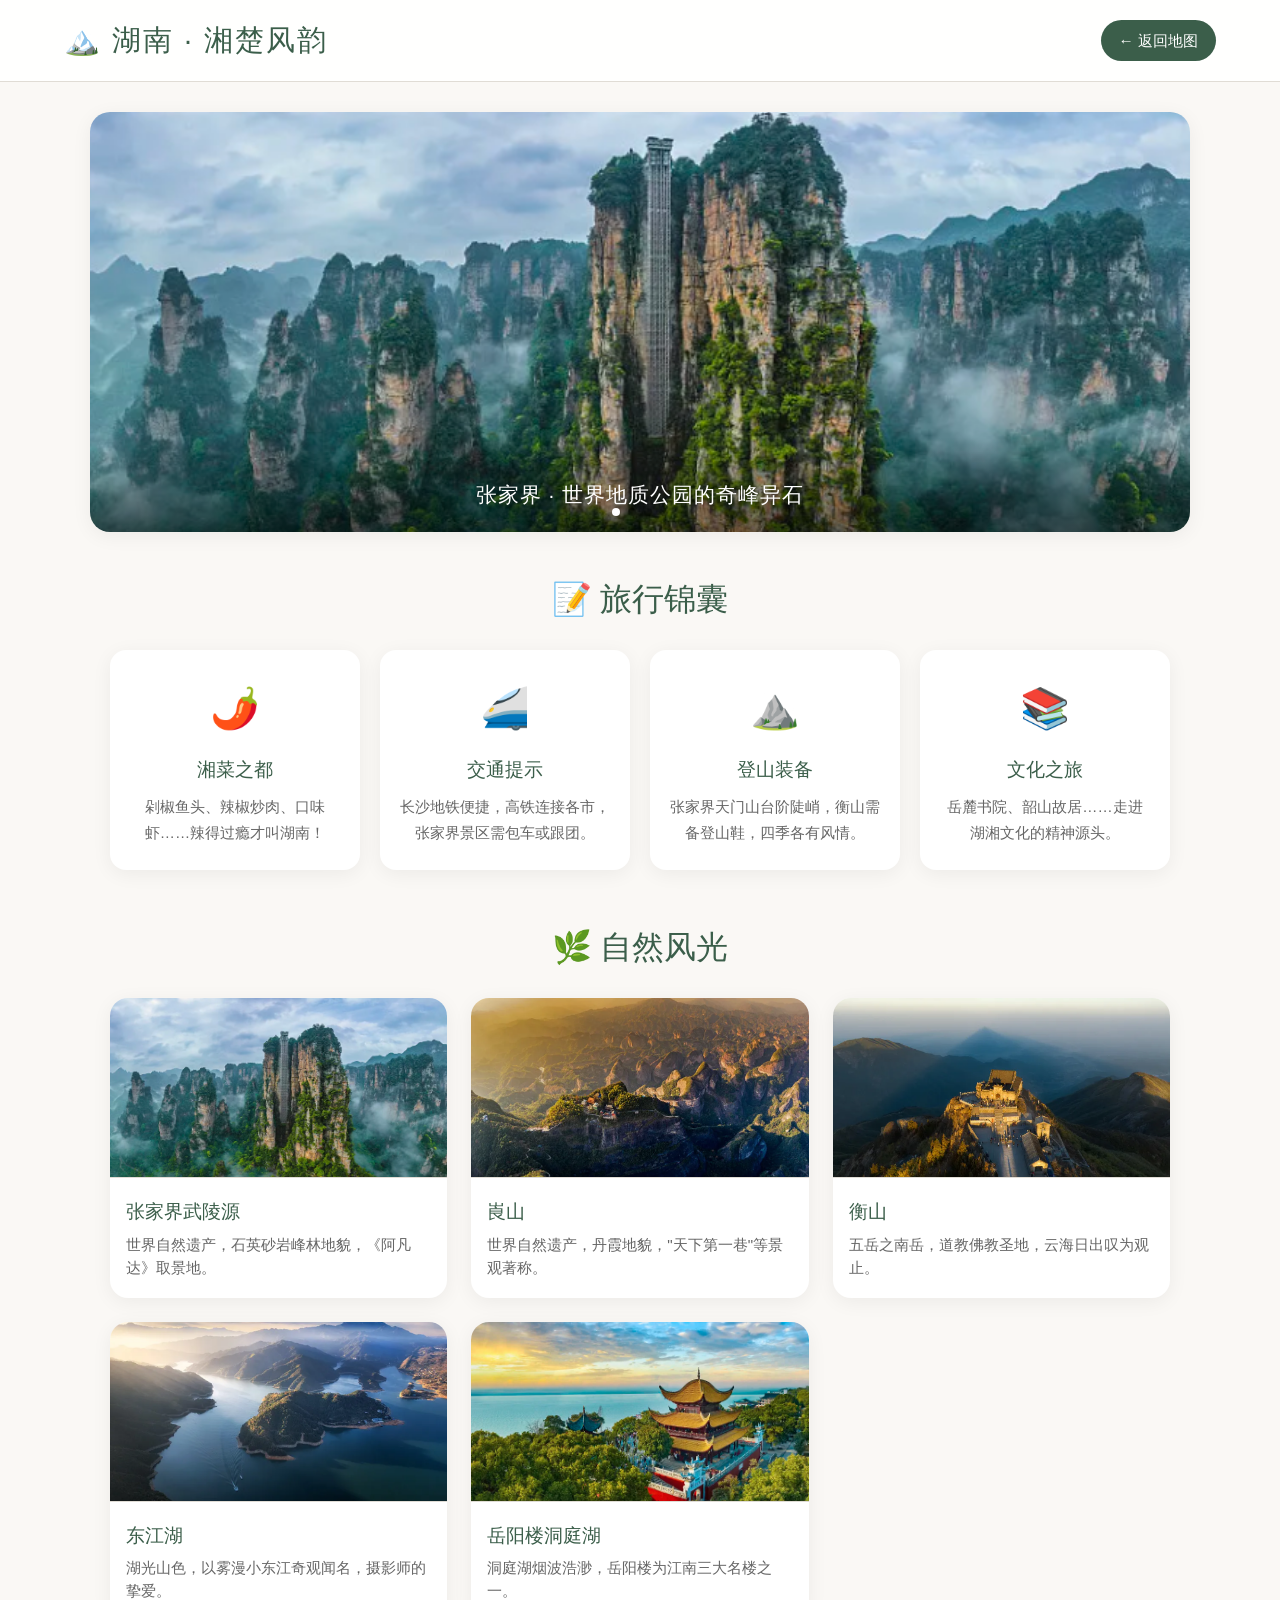
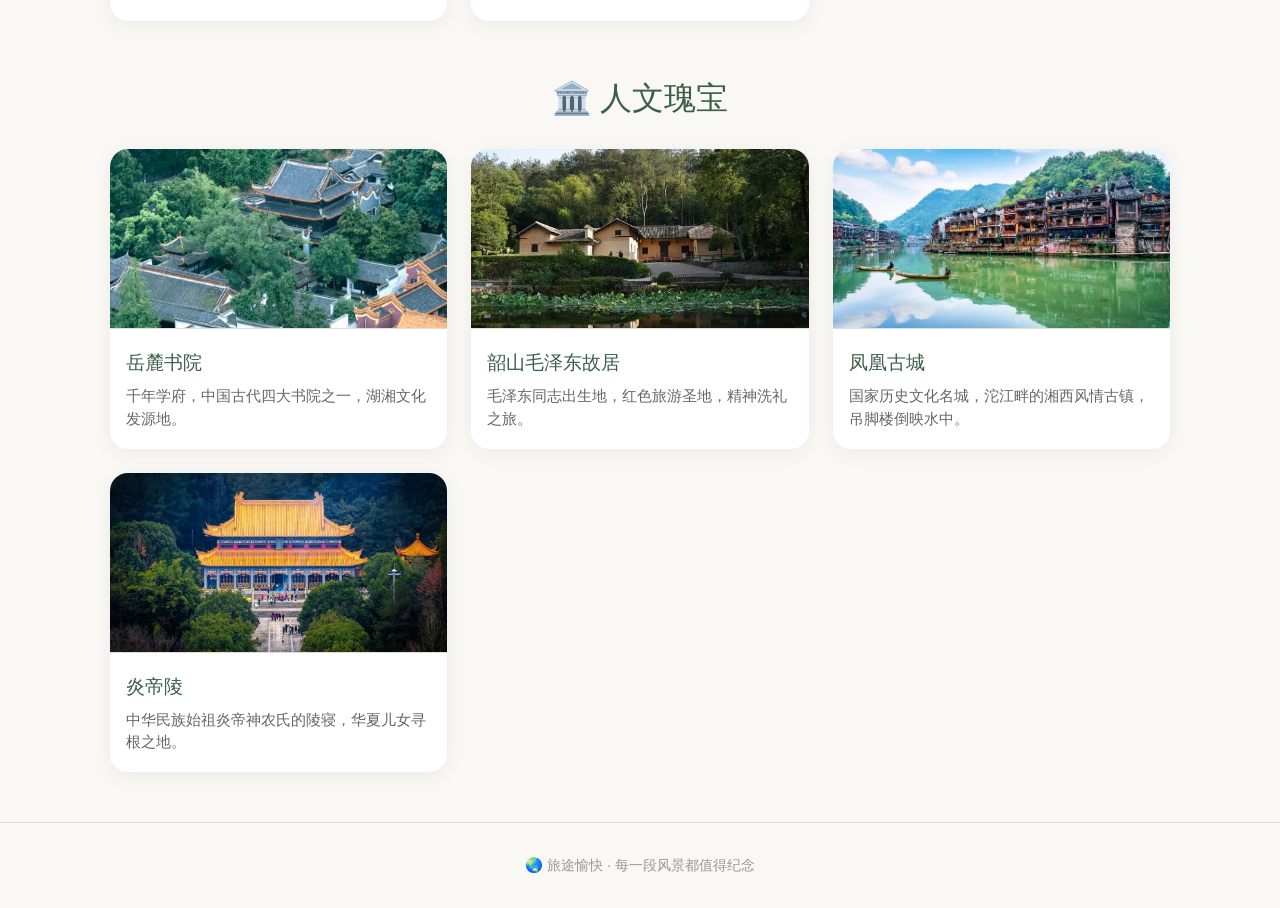
<file: spots/hunan.html>
<!DOCTYPE html>
<html lang="zh-CN">
<head>
    <meta charset="UTF-8">
    <meta name="viewport" content="width=device-width, initial-scale=1.0">
    <title>湖南·旅行记</title>
    <link rel="stylesheet" href="../lib/swiper-bundle.min.css">
    <style>
        :root {
            --green-dark: #3b5e4a;
            --green-light: #6b8f7e;
            --bg: #faf8f5;
            --card-bg: #ffffff;
            --text: #333;
            --text-light: #666;
            --border: #e0dcd5;
            --shadow: 0 4px 20px rgba(0,0,0,0.06);
        }

        * { margin: 0; padding: 0; box-sizing: border-box; }

        body {
            font-family: 'Segoe UI', 'Helvetica Neue', 'PingFang SC', 'Microsoft YaHei', sans-serif;
            background: var(--bg);
            color: var(--text);
            line-height: 1.7;
        }

        .top-nav {
            display: flex;
            justify-content: space-between;
            align-items: center;
            padding: 16px 5%;
            background: rgba(255,255,255,0.9);
            backdrop-filter: blur(10px);
            border-bottom: 1px solid var(--border);
            position: sticky;
            top: 0;
            z-index: 100;
        }
        .top-nav .logo {
            font-size: 1.8rem;
            font-weight: 300;
            color: var(--green-dark);
            letter-spacing: 2px;
        }
        .back-btn {
            background: var(--green-dark);
            color: white;
            padding: 8px 18px;
            border-radius: 24px;
            text-decoration: none;
            font-size: 0.95rem;
            transition: 0.3s;
            display: flex;
            align-items: center;
            gap: 6px;
        }
        .back-btn:hover {
            background: var(--green-light);
            transform: translateY(-2px);
            box-shadow: 0 6px 18px rgba(59,94,74,0.2);
        }

        .swiper {
            width: 90%;
            max-width: 1100px;
            height: 420px;
            margin: 30px auto;
            border-radius: 20px;
            overflow: hidden;
            box-shadow: var(--shadow);
        }
        .swiper-slide {
            background-position: center;
            background-size: cover;
            display: flex;
            align-items: flex-end;
            justify-content: center;
        }
        .swiper-slide .slide-caption {
            background: linear-gradient(transparent, rgba(0,0,0,0.5));
            color: white;
            width: 100%;
            padding: 40px 20px 20px;
            text-align: center;
            font-size: 1.3rem;
            font-weight: 300;
            letter-spacing: 1px;
        }
        .swiper-pagination-bullet-active { background: white; }

        .tips-section {
            max-width: 1100px;
            margin: 40px auto;
            padding: 0 20px;
        }
        .section-title {
            font-size: 2rem;
            font-weight: 300;
            color: var(--green-dark);
            margin-bottom: 24px;
            text-align: center;
        }
        .tips-grid {
            display: grid;
            grid-template-columns: repeat(auto-fit, minmax(220px, 1fr));
            gap: 20px;
        }
        .tip-card {
            background: var(--card-bg);
            padding: 24px 20px;
            border-radius: 16px;
            box-shadow: var(--shadow);
            text-align: center;
            transition: all 0.3s;
        }
        .tip-card:hover {
            transform: translateY(-4px);
            box-shadow: 0 12px 28px rgba(0,0,0,0.1);
        }
        .tip-icon {
            font-size: 2.5rem;
            margin-bottom: 12px;
        }
        .tip-card h3 {
            font-weight: 500;
            margin-bottom: 8px;
            color: var(--green-dark);
        }
        .tip-card p {
            color: var(--text-light);
            font-size: 0.95rem;
        }

        .spots-block {
            max-width: 1100px;
            margin: 50px auto;
            padding: 0 20px;
        }
        .card-grid {
            display: grid;
            grid-template-columns: repeat(auto-fit, minmax(260px, 1fr));
            gap: 24px;
            margin-top: 20px;
        }
        .spot-card {
            background: var(--card-bg);
            border-radius: 18px;
            overflow: hidden;
            box-shadow: var(--shadow);
            transition: all 0.3s;
        }
        .spot-card:hover {
            transform: translateY(-6px);
            box-shadow: 0 18px 36px rgba(0,0,0,0.12);
        }
        .spot-card img {
            width: 100%;
            height: 180px;
            object-fit: cover;
            display: block;
            border-bottom: 1px solid var(--border);
        }
        .spot-card .card-text {
            padding: 18px 16px;
        }
        .spot-card h3 {
            font-weight: 500;
            margin-bottom: 6px;
            color: var(--green-dark);
        }
        .spot-card p {
            color: var(--text-light);
            font-size: 0.95rem;
            line-height: 1.5;
        }

        footer {
            text-align: center;
            padding: 30px;
            color: #999;
            font-size: 0.9rem;
            border-top: 1px solid var(--border);
            margin-top: 40px;
        }

        @media (max-width: 600px) {
            .swiper { height: 250px; }
            .top-nav .logo { font-size: 1.4rem; }
        }
    </style>
</head>
<body>
    <div class="top-nav">
        <div class="logo">🏔️ 湖南 · 湘楚风韵</div>
        <a href="../FinalProject.html" class="back-btn">← 返回地图</a>
    </div>

    <div class="swiper mySwiper">
        <div class="swiper-wrapper">
            <div class="swiper-slide" style="background-image: url('../data/images/hunan/张家界.png');">
                <div class="slide-caption">张家界 · 世界地质公园的奇峰异石</div>
            </div>
            <div class="swiper-slide" style="background-image: url('../data/images/hunan/凤凰古城.png');">
                <div class="slide-caption">凤凰古城 · 沈从文笔下的湘西边城</div>
            </div>
            <div class="swiper-slide" style="background-image: url('../data/images/hunan/岳阳楼.png');">
                <div class="slide-caption">岳阳楼 · 洞庭湖畔的千古名楼</div>
            </div>
            <div class="swiper-slide" style="background-image: url('../data/images/hunan/衡山.png');">
                <div class="slide-caption">衡山 · 五岳之南岳的云海日出</div>
            </div>
        </div>
        <div class="swiper-pagination"></div>
    </div>

    <div class="tips-section">
        <h2 class="section-title">📝 旅行锦囊</h2>
        <div class="tips-grid">
            <div class="tip-card">
                <div class="tip-icon">🌶️</div>
                <h3>湘菜之都</h3>
                <p>剁椒鱼头、辣椒炒肉、口味虾……辣得过瘾才叫湖南！</p>
            </div>
            <div class="tip-card">
                <div class="tip-icon">🚄</div>
                <h3>交通提示</h3>
                <p>长沙地铁便捷，高铁连接各市，张家界景区需包车或跟团。</p>
            </div>
            <div class="tip-card">
                <div class="tip-icon">⛰️</div>
                <h3>登山装备</h3>
                <p>张家界天门山台阶陡峭，衡山需备登山鞋，四季各有风情。</p>
            </div>
            <div class="tip-card">
                <div class="tip-icon">📚</div>
                <h3>文化之旅</h3>
                <p>岳麓书院、韶山故居……走进湖湘文化的精神源头。</p>
            </div>
        </div>
    </div>

    <div class="spots-block">
        <h2 class="section-title">🌿 自然风光</h2>
        <div class="card-grid">
            <div class="spot-card">
                <img src="../data/images/hunan/张家界.png" alt="张家界武陵源">
                <div class="card-text">
                    <h3>张家界武陵源</h3>
                    <p>世界自然遗产，石英砂岩峰林地貌，《阿凡达》取景地。</p>
                </div>
            </div>
            <div class="spot-card">
                <img src="../data/images/hunan/崀山.png" alt="崀山">
                <div class="card-text">
                    <h3>崀山</h3>
                    <p>世界自然遗产，丹霞地貌，"天下第一巷"等景观著称。</p>
                </div>
            </div>
            <div class="spot-card">
                <img src="../data/images/hunan/衡山.png" alt="衡山">
                <div class="card-text">
                    <h3>衡山</h3>
                    <p>五岳之南岳，道教佛教圣地，云海日出叹为观止。</p>
                </div>
            </div>
            <div class="spot-card">
                <img src="../data/images/hunan/东江湖.png" alt="东江湖">
                <div class="card-text">
                    <h3>东江湖</h3>
                    <p>湖光山色，以雾漫小东江奇观闻名，摄影师的挚爱。</p>
                </div>
            </div>
            <div class="spot-card">
                <img src="../data/images/hunan/岳阳楼.png" alt="岳阳楼洞庭湖">
                <div class="card-text">
                    <h3>岳阳楼洞庭湖</h3>
                    <p>洞庭湖烟波浩渺，岳阳楼为江南三大名楼之一。</p>
                </div>
            </div>
        </div>
    </div>

    <div class="spots-block">
        <h2 class="section-title">🏛️ 人文瑰宝</h2>
        <div class="card-grid">
            <div class="spot-card">
                <img src="../data/images/hunan/岳麓书院.png" alt="岳麓书院">
                <div class="card-text">
                    <h3>岳麓书院</h3>
                    <p>千年学府，中国古代四大书院之一，湖湘文化发源地。</p>
                </div>
            </div>
            <div class="spot-card">
                <img src="../data/images/hunan/毛泽东故居.png" alt="韶山">
                <div class="card-text">
                    <h3>韶山毛泽东故居</h3>
                    <p>毛泽东同志出生地，红色旅游圣地，精神洗礼之旅。</p>
                </div>
            </div>
            <div class="spot-card">
                <img src="../data/images/hunan/凤凰古城.png" alt="凤凰古城">
                <div class="card-text">
                    <h3>凤凰古城</h3>
                    <p>国家历史文化名城，沱江畔的湘西风情古镇，吊脚楼倒映水中。</p>
                </div>
            </div>
            <div class="spot-card">
                <img src="../data/images/hunan/炎帝陵.png" alt="炎帝陵">
                <div class="card-text">
                    <h3>炎帝陵</h3>
                    <p>中华民族始祖炎帝神农氏的陵寝，华夏儿女寻根之地。</p>
                </div>
            </div>
        </div>
    </div>

    <footer>
        🌏 旅途愉快 · 每一段风景都值得纪念
    </footer>

    <script src="../lib/swiper-bundle.min.js"></script>
    <script>
        const swiper = new Swiper('.mySwiper', {
            loop: true,
            autoplay: {
                delay: 4000,
                disableOnInteraction: false,
            },
            pagination: {
                el: '.swiper-pagination',
                clickable: true,
            },
        });
    </script>
</body>
</html>
</file>
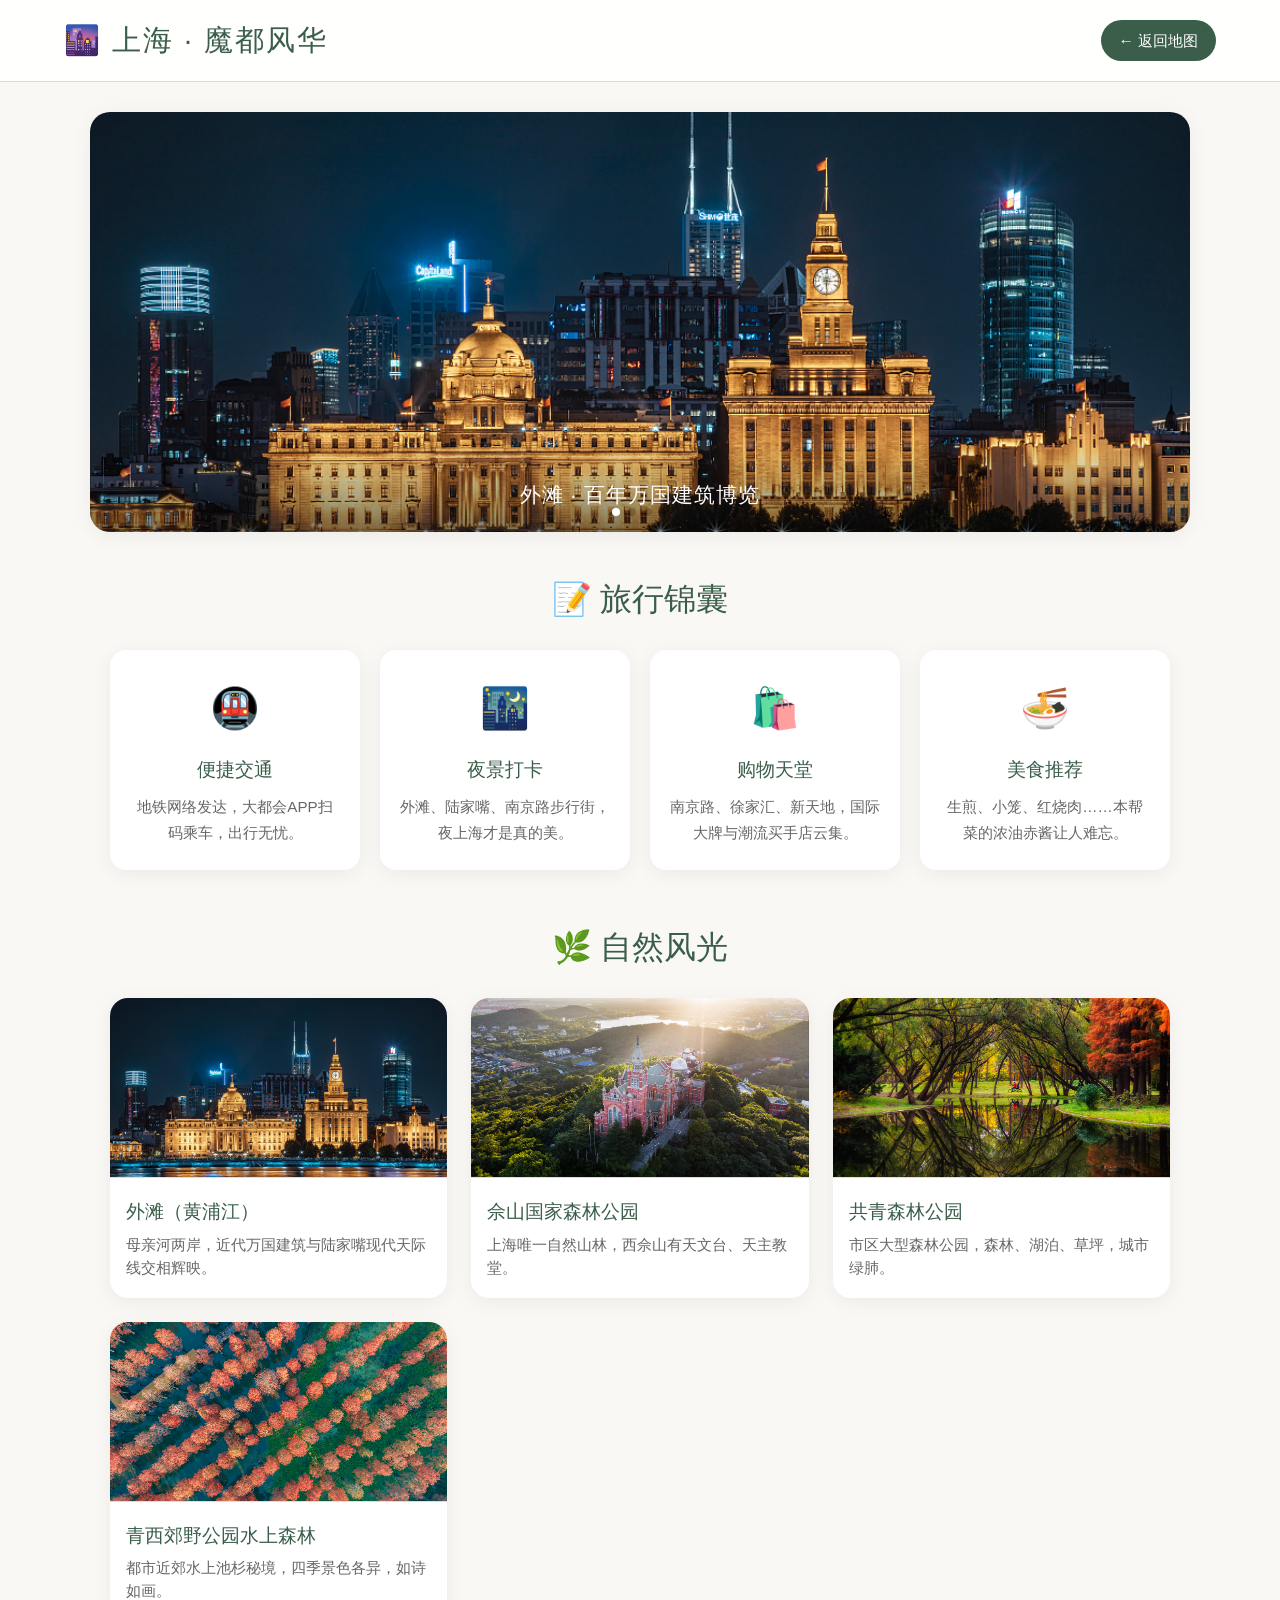
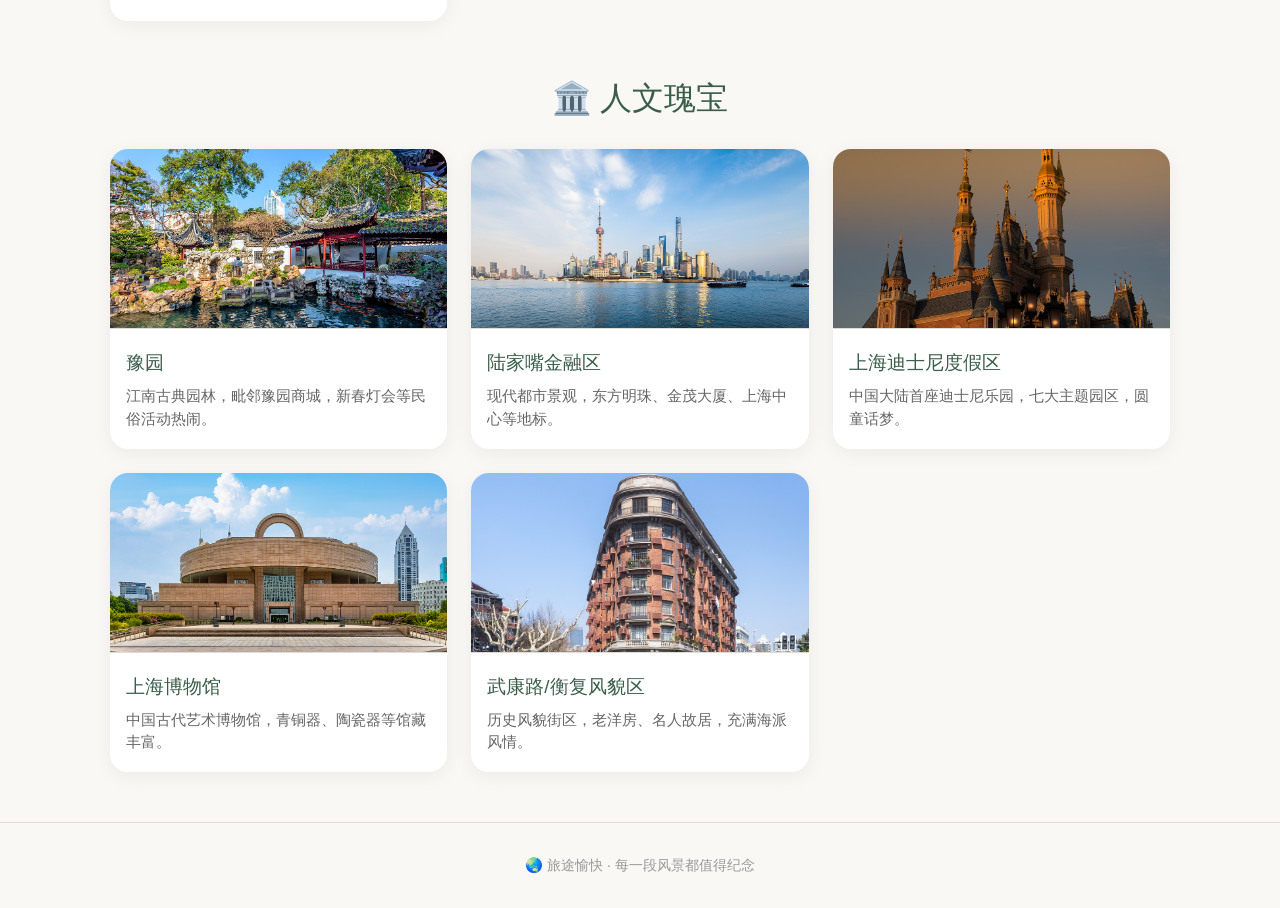
<file: spots/shanghai.html>
<!DOCTYPE html>
<html lang="zh-CN">
<head>
    <meta charset="UTF-8">
    <meta name="viewport" content="width=device-width, initial-scale=1.0">
    <title>上海·旅行记</title>
    <link rel="stylesheet" href="../lib/swiper-bundle.min.css">
    <style>
        :root {
            --green-dark: #3b5e4a;
            --green-light: #6b8f7e;
            --bg: #faf8f5;
            --card-bg: #ffffff;
            --text: #333;
            --text-light: #666;
            --border: #e0dcd5;
            --shadow: 0 4px 20px rgba(0,0,0,0.06);
        }

        * { margin: 0; padding: 0; box-sizing: border-box; }

        body {
            font-family: 'Segoe UI', 'Helvetica Neue', 'PingFang SC', 'Microsoft YaHei', sans-serif;
            background: var(--bg);
            color: var(--text);
            line-height: 1.7;
        }

        .top-nav {
            display: flex;
            justify-content: space-between;
            align-items: center;
            padding: 16px 5%;
            background: rgba(255,255,255,0.9);
            backdrop-filter: blur(10px);
            border-bottom: 1px solid var(--border);
            position: sticky;
            top: 0;
            z-index: 100;
        }
        .top-nav .logo {
            font-size: 1.8rem;
            font-weight: 300;
            color: var(--green-dark);
            letter-spacing: 2px;
        }
        .back-btn {
            background: var(--green-dark);
            color: white;
            padding: 8px 18px;
            border-radius: 24px;
            text-decoration: none;
            font-size: 0.95rem;
            transition: 0.3s;
            display: flex;
            align-items: center;
            gap: 6px;
        }
        .back-btn:hover {
            background: var(--green-light);
            transform: translateY(-2px);
            box-shadow: 0 6px 18px rgba(59,94,74,0.2);
        }

        .swiper {
            width: 90%;
            max-width: 1100px;
            height: 420px;
            margin: 30px auto;
            border-radius: 20px;
            overflow: hidden;
            box-shadow: var(--shadow);
        }
        .swiper-slide {
            background-position: center;
            background-size: cover;
            display: flex;
            align-items: flex-end;
            justify-content: center;
        }
        .swiper-slide .slide-caption {
            background: linear-gradient(transparent, rgba(0,0,0,0.5));
            color: white;
            width: 100%;
            padding: 40px 20px 20px;
            text-align: center;
            font-size: 1.3rem;
            font-weight: 300;
            letter-spacing: 1px;
        }
        .swiper-pagination-bullet-active { background: white; }

        .tips-section {
            max-width: 1100px;
            margin: 40px auto;
            padding: 0 20px;
        }
        .section-title {
            font-size: 2rem;
            font-weight: 300;
            color: var(--green-dark);
            margin-bottom: 24px;
            text-align: center;
        }
        .tips-grid {
            display: grid;
            grid-template-columns: repeat(auto-fit, minmax(220px, 1fr));
            gap: 20px;
        }
        .tip-card {
            background: var(--card-bg);
            padding: 24px 20px;
            border-radius: 16px;
            box-shadow: var(--shadow);
            text-align: center;
            transition: all 0.3s;
        }
        .tip-card:hover {
            transform: translateY(-4px);
            box-shadow: 0 12px 28px rgba(0,0,0,0.1);
        }
        .tip-icon {
            font-size: 2.5rem;
            margin-bottom: 12px;
        }
        .tip-card h3 {
            font-weight: 500;
            margin-bottom: 8px;
            color: var(--green-dark);
        }
        .tip-card p {
            color: var(--text-light);
            font-size: 0.95rem;
        }

        .spots-block {
            max-width: 1100px;
            margin: 50px auto;
            padding: 0 20px;
        }
        .card-grid {
            display: grid;
            grid-template-columns: repeat(auto-fit, minmax(260px, 1fr));
            gap: 24px;
            margin-top: 20px;
        }
        .spot-card {
            background: var(--card-bg);
            border-radius: 18px;
            overflow: hidden;
            box-shadow: var(--shadow);
            transition: all 0.3s;
        }
        .spot-card:hover {
            transform: translateY(-6px);
            box-shadow: 0 18px 36px rgba(0,0,0,0.12);
        }
        .spot-card img {
            width: 100%;
            height: 180px;
            object-fit: cover;
            display: block;
            border-bottom: 1px solid var(--border);
        }
        .spot-card .card-text {
            padding: 18px 16px;
        }
        .spot-card h3 {
            font-weight: 500;
            margin-bottom: 6px;
            color: var(--green-dark);
        }
        .spot-card p {
            color: var(--text-light);
            font-size: 0.95rem;
            line-height: 1.5;
        }

        footer {
            text-align: center;
            padding: 30px;
            color: #999;
            font-size: 0.9rem;
            border-top: 1px solid var(--border);
            margin-top: 40px;
        }

        @media (max-width: 600px) {
            .swiper { height: 250px; }
            .top-nav .logo { font-size: 1.4rem; }
        }
    </style>
</head>
<body>
    <div class="top-nav">
        <div class="logo">🌆 上海 · 魔都风华</div>
        <a href="../FinalProject.html" class="back-btn">← 返回地图</a>
    </div>

    <div class="swiper mySwiper">
        <div class="swiper-wrapper">
            <div class="swiper-slide" style="background-image: url('../data/images/shanghai/外滩.jpg');">
                <div class="slide-caption">外滩 · 百年万国建筑博览</div>
            </div>
            <div class="swiper-slide" style="background-image: url('../data/images/shanghai/陆家嘴.jpg');">
                <div class="slide-caption">陆家嘴 · 东方明珠的璀璨夜色</div>
            </div>
            <div class="swiper-slide" style="background-image: url('../data/images/shanghai/豫园.jpg');">
                <div class="slide-caption">豫园 · 江南古典园林的雅致</div>
            </div>
            <div class="swiper-slide" style="background-image: url('../data/images/shanghai/迪士尼.jpg');">
                <div class="slide-caption">迪士尼 · 童话王国的奇妙之旅</div>
            </div>
        </div>
        <div class="swiper-pagination"></div>
    </div>

    <div class="tips-section">
        <h2 class="section-title">📝 旅行锦囊</h2>
        <div class="tips-grid">
            <div class="tip-card">
                <div class="tip-icon">🚇</div>
                <h3>便捷交通</h3>
                <p>地铁网络发达，大都会APP扫码乘车，出行无忧。</p>
            </div>
            <div class="tip-card">
                <div class="tip-icon">🌃</div>
                <h3>夜景打卡</h3>
                <p>外滩、陆家嘴、南京路步行街，夜上海才是真的美。</p>
            </div>
            <div class="tip-card">
                <div class="tip-icon">🛍️</div>
                <h3>购物天堂</h3>
                <p>南京路、徐家汇、新天地，国际大牌与潮流买手店云集。</p>
            </div>
            <div class="tip-card">
                <div class="tip-icon">🍜</div>
                <h3>美食推荐</h3>
                <p>生煎、小笼、红烧肉……本帮菜的浓油赤酱让人难忘。</p>
            </div>
        </div>
    </div>

    <div class="spots-block">
        <h2 class="section-title">🌿 自然风光</h2>
        <div class="card-grid">
            <div class="spot-card">
                <img src="../data/images/shanghai/外滩.jpg" alt="外滩">
                <div class="card-text">
                    <h3>外滩（黄浦江）</h3>
                    <p>母亲河两岸，近代万国建筑与陆家嘴现代天际线交相辉映。</p>
                </div>
            </div>
            <div class="spot-card">
                <img src="../data/images/shanghai/佘山.jpg" alt="佘山">
                <div class="card-text">
                    <h3>佘山国家森林公园</h3>
                    <p>上海唯一自然山林，西佘山有天文台、天主教堂。</p>
                </div>
            </div>
            <div class="spot-card">
                <img src="../data/images/shanghai/共青.jpg" alt="共青森林公园">
                <div class="card-text">
                    <h3>共青森林公园</h3>
                    <p>市区大型森林公园，森林、湖泊、草坪，城市绿肺。</p>
                </div>
            </div>
            <div class="spot-card">
                <img src="../data/images/shanghai/青西.jpg" alt="青西郊野公园">
                <div class="card-text">
                    <h3>青西郊野公园水上森林</h3>
                    <p>都市近郊水上池杉秘境，四季景色各异，如诗如画。</p>
                </div>
            </div>
        </div>
    </div>

    <div class="spots-block">
        <h2 class="section-title">🏛️ 人文瑰宝</h2>
        <div class="card-grid">
            <div class="spot-card">
                <img src="../data/images/shanghai/豫园.jpg" alt="豫园">
                <div class="card-text">
                    <h3>豫园</h3>
                    <p>江南古典园林，毗邻豫园商城，新春灯会等民俗活动热闹。</p>
                </div>
            </div>
            <div class="spot-card">
                <img src="../data/images/shanghai/陆家嘴.jpg" alt="陆家嘴">
                <div class="card-text">
                    <h3>陆家嘴金融区</h3>
                    <p>现代都市景观，东方明珠、金茂大厦、上海中心等地标。</p>
                </div>
            </div>
            <div class="spot-card">
                <img src="../data/images/shanghai/迪士尼.jpg" alt="迪士尼">
                <div class="card-text">
                    <h3>上海迪士尼度假区</h3>
                    <p>中国大陆首座迪士尼乐园，七大主题园区，圆童话梦。</p>
                </div>
            </div>
            <div class="spot-card">
                <img src="../data/images/shanghai/博物馆.jpg" alt="上海博物馆">
                <div class="card-text">
                    <h3>上海博物馆</h3>
                    <p>中国古代艺术博物馆，青铜器、陶瓷器等馆藏丰富。</p>
                </div>
            </div>
            <div class="spot-card">
                <img src="../data/images/shanghai/武康路.jpg" alt="武康路">
                <div class="card-text">
                    <h3>武康路/衡复风貌区</h3>
                    <p>历史风貌街区，老洋房、名人故居，充满海派风情。</p>
                </div>
            </div>
        </div>
    </div>

    <footer>
        🌏 旅途愉快 · 每一段风景都值得纪念
    </footer>

    <script src="../lib/swiper-bundle.min.js"></script>
    <script>
        const swiper = new Swiper('.mySwiper', {
            loop: true,
            autoplay: {
                delay: 4000,
                disableOnInteraction: false,
            },
            pagination: {
                el: '.swiper-pagination',
                clickable: true,
            },
        });
    </script>
</body>
</html>
</file>
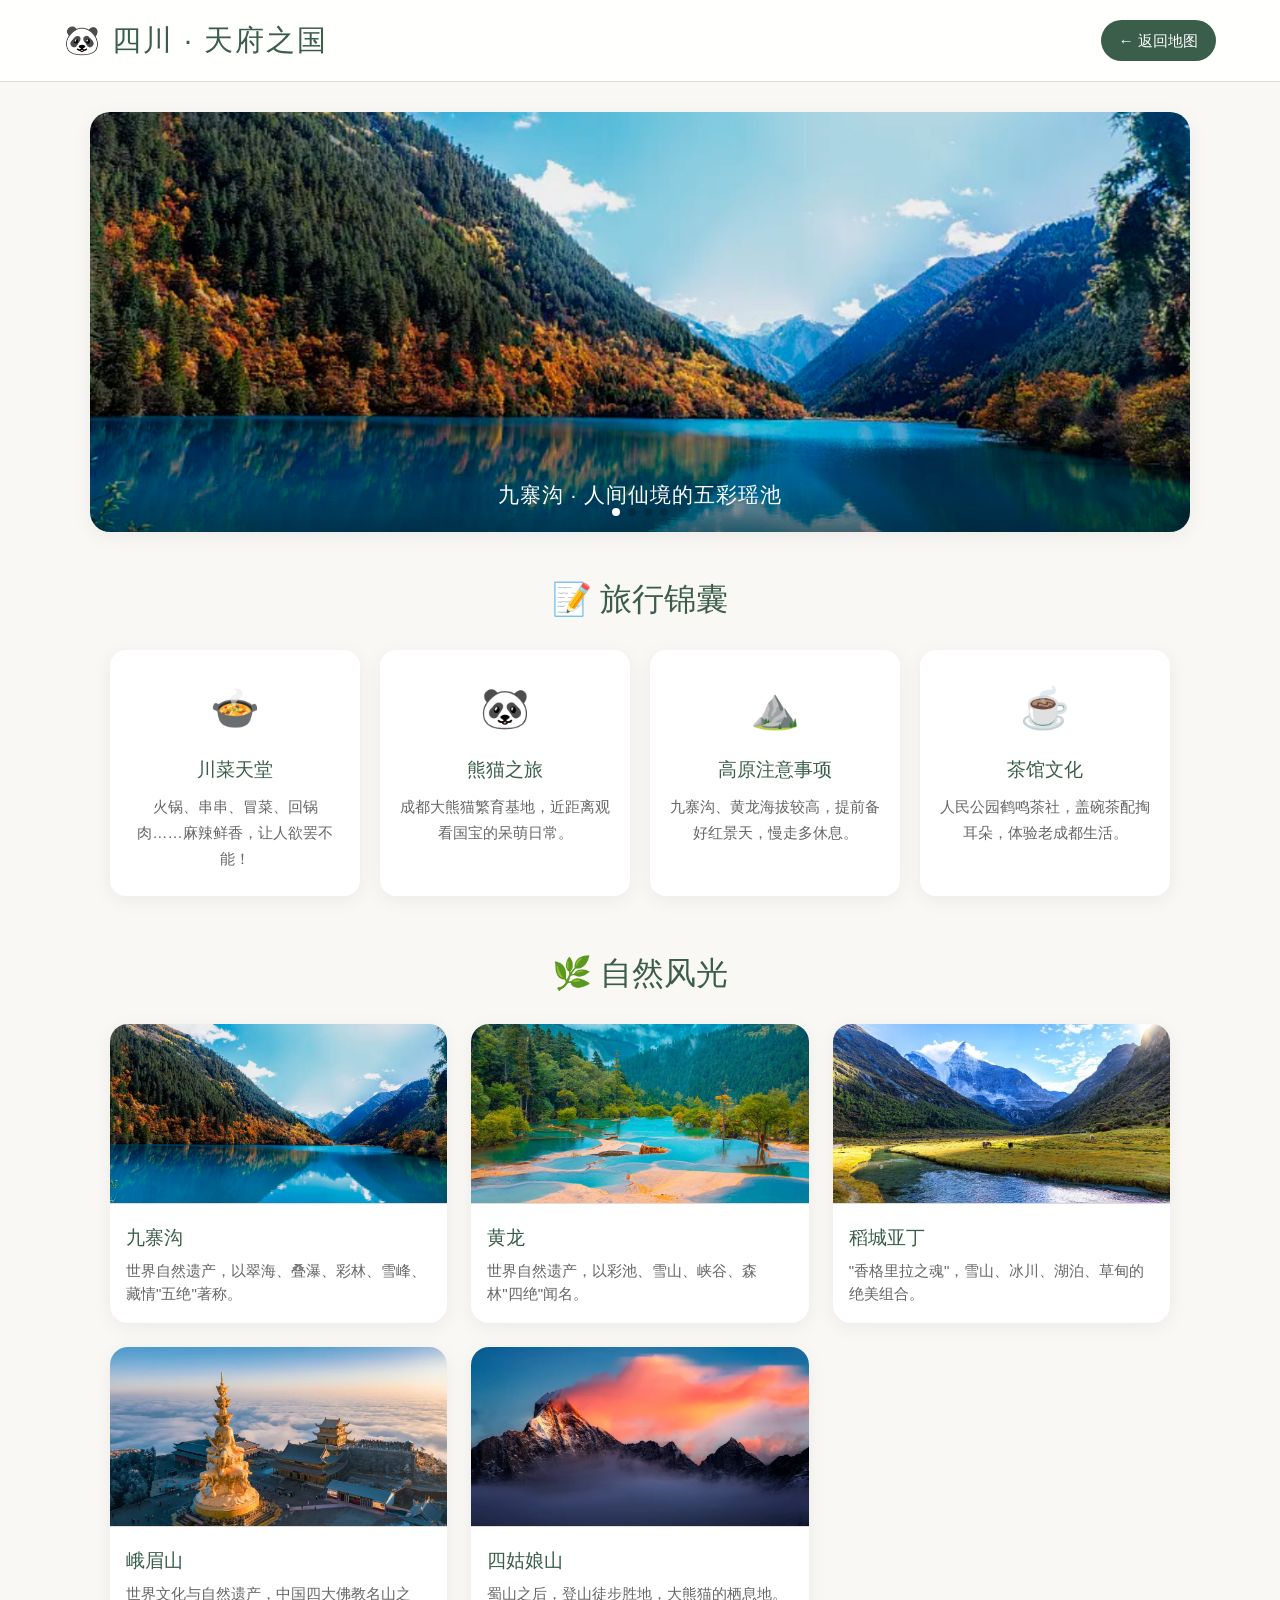
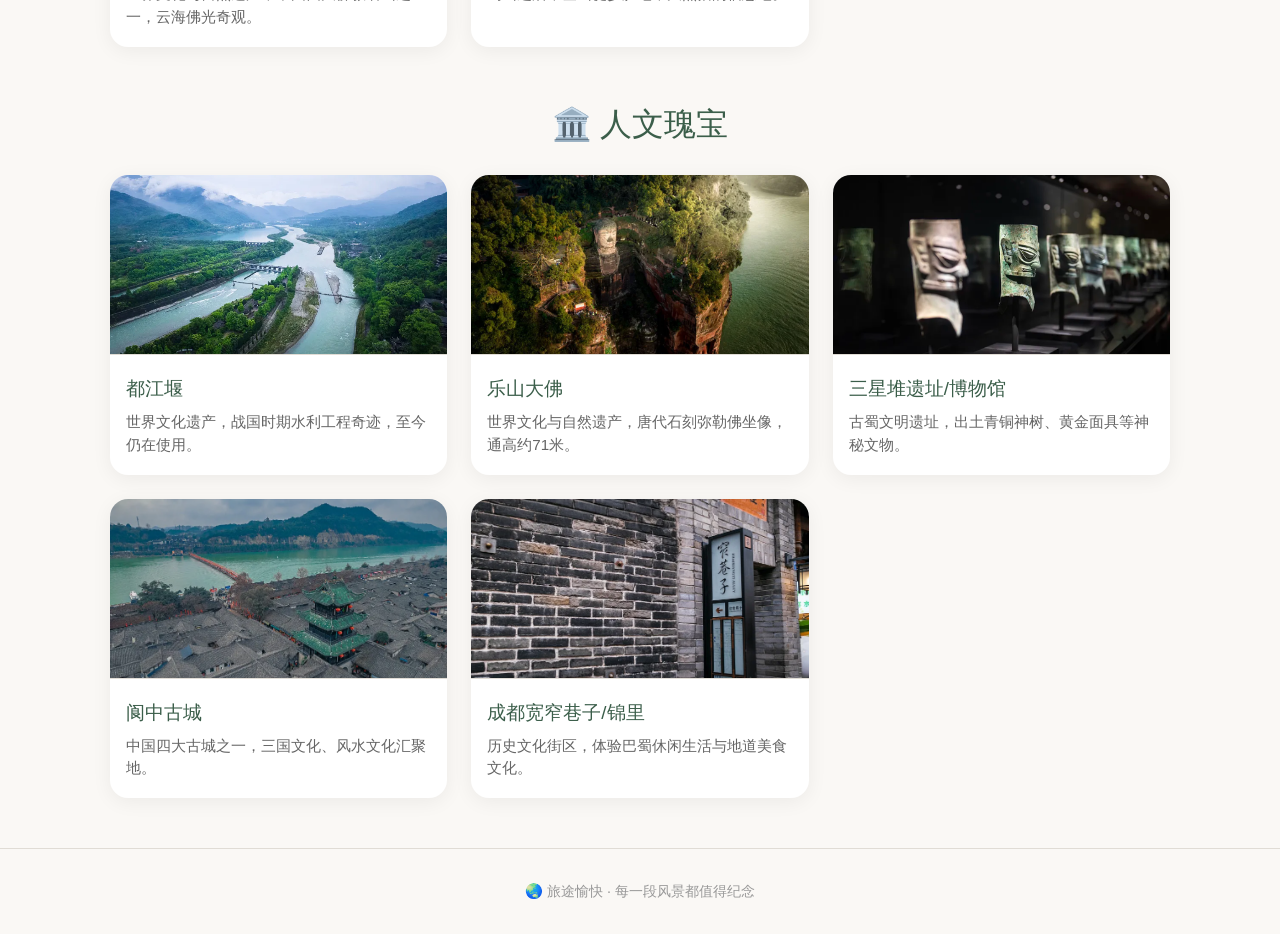
<file: spots/sichuan.html>
<!DOCTYPE html>
<html lang="zh-CN">
<head>
    <meta charset="UTF-8">
    <meta name="viewport" content="width=device-width, initial-scale=1.0">
    <title>四川·旅行记</title>
    <link rel="stylesheet" href="../lib/swiper-bundle.min.css">
    <style>
        :root {
            --green-dark: #3b5e4a;
            --green-light: #6b8f7e;
            --bg: #faf8f5;
            --card-bg: #ffffff;
            --text: #333;
            --text-light: #666;
            --border: #e0dcd5;
            --shadow: 0 4px 20px rgba(0,0,0,0.06);
        }

        * { margin: 0; padding: 0; box-sizing: border-box; }

        body {
            font-family: 'Segoe UI', 'Helvetica Neue', 'PingFang SC', 'Microsoft YaHei', sans-serif;
            background: var(--bg);
            color: var(--text);
            line-height: 1.7;
        }

        .top-nav {
            display: flex;
            justify-content: space-between;
            align-items: center;
            padding: 16px 5%;
            background: rgba(255,255,255,0.9);
            backdrop-filter: blur(10px);
            border-bottom: 1px solid var(--border);
            position: sticky;
            top: 0;
            z-index: 100;
        }
        .top-nav .logo {
            font-size: 1.8rem;
            font-weight: 300;
            color: var(--green-dark);
            letter-spacing: 2px;
        }
        .back-btn {
            background: var(--green-dark);
            color: white;
            padding: 8px 18px;
            border-radius: 24px;
            text-decoration: none;
            font-size: 0.95rem;
            transition: 0.3s;
            display: flex;
            align-items: center;
            gap: 6px;
        }
        .back-btn:hover {
            background: var(--green-light);
            transform: translateY(-2px);
            box-shadow: 0 6px 18px rgba(59,94,74,0.2);
        }

        .swiper {
            width: 90%;
            max-width: 1100px;
            height: 420px;
            margin: 30px auto;
            border-radius: 20px;
            overflow: hidden;
            box-shadow: var(--shadow);
        }
        .swiper-slide {
            background-position: center;
            background-size: cover;
            display: flex;
            align-items: flex-end;
            justify-content: center;
        }
        .swiper-slide .slide-caption {
            background: linear-gradient(transparent, rgba(0,0,0,0.5));
            color: white;
            width: 100%;
            padding: 40px 20px 20px;
            text-align: center;
            font-size: 1.3rem;
            font-weight: 300;
            letter-spacing: 1px;
        }
        .swiper-pagination-bullet-active { background: white; }

        .tips-section {
            max-width: 1100px;
            margin: 40px auto;
            padding: 0 20px;
        }
        .section-title {
            font-size: 2rem;
            font-weight: 300;
            color: var(--green-dark);
            margin-bottom: 24px;
            text-align: center;
        }
        .tips-grid {
            display: grid;
            grid-template-columns: repeat(auto-fit, minmax(220px, 1fr));
            gap: 20px;
        }
        .tip-card {
            background: var(--card-bg);
            padding: 24px 20px;
            border-radius: 16px;
            box-shadow: var(--shadow);
            text-align: center;
            transition: all 0.3s;
        }
        .tip-card:hover {
            transform: translateY(-4px);
            box-shadow: 0 12px 28px rgba(0,0,0,0.1);
        }
        .tip-icon {
            font-size: 2.5rem;
            margin-bottom: 12px;
        }
        .tip-card h3 {
            font-weight: 500;
            margin-bottom: 8px;
            color: var(--green-dark);
        }
        .tip-card p {
            color: var(--text-light);
            font-size: 0.95rem;
        }

        .spots-block {
            max-width: 1100px;
            margin: 50px auto;
            padding: 0 20px;
        }
        .card-grid {
            display: grid;
            grid-template-columns: repeat(auto-fit, minmax(260px, 1fr));
            gap: 24px;
            margin-top: 20px;
        }
        .spot-card {
            background: var(--card-bg);
            border-radius: 18px;
            overflow: hidden;
            box-shadow: var(--shadow);
            transition: all 0.3s;
        }
        .spot-card:hover {
            transform: translateY(-6px);
            box-shadow: 0 18px 36px rgba(0,0,0,0.12);
        }
        .spot-card img {
            width: 100%;
            height: 180px;
            object-fit: cover;
            display: block;
            border-bottom: 1px solid var(--border);
        }
        .spot-card .card-text {
            padding: 18px 16px;
        }
        .spot-card h3 {
            font-weight: 500;
            margin-bottom: 6px;
            color: var(--green-dark);
        }
        .spot-card p {
            color: var(--text-light);
            font-size: 0.95rem;
            line-height: 1.5;
        }

        footer {
            text-align: center;
            padding: 30px;
            color: #999;
            font-size: 0.9rem;
            border-top: 1px solid var(--border);
            margin-top: 40px;
        }

        @media (max-width: 600px) {
            .swiper { height: 250px; }
            .top-nav .logo { font-size: 1.4rem; }
        }
    </style>
</head>
<body>
    <div class="top-nav">
        <div class="logo">🐼 四川 · 天府之国</div>
        <a href="../FinalProject.html" class="back-btn">← 返回地图</a>
    </div>

    <div class="swiper mySwiper">
        <div class="swiper-wrapper">
            <div class="swiper-slide" style="background-image: url('../data/images/sichuan/九寨沟.png');">
                <div class="slide-caption">九寨沟 · 人间仙境的五彩瑶池</div>
            </div>
            <div class="swiper-slide" style="background-image: url('../data/images/sichuan/峨眉山.png');">
                <div class="slide-caption">峨眉山 · 佛道双修的灵秀之巅</div>
            </div>
            <div class="swiper-slide" style="background-image: url('../data/images/sichuan/都江堰.png');">
                <div class="slide-caption">都江堰 · 千年水利工程的智慧</div>
            </div>
            <div class="swiper-slide" style="background-image: url('../data/images/sichuan/成都.png');">
                <div class="slide-caption">成都 · 悠闲巴适的天府生活</div>
            </div>
        </div>
        <div class="swiper-pagination"></div>
    </div>

    <div class="tips-section">
        <h2 class="section-title">📝 旅行锦囊</h2>
        <div class="tips-grid">
            <div class="tip-card">
                <div class="tip-icon">🍲</div>
                <h3>川菜天堂</h3>
                <p>火锅、串串、冒菜、回锅肉……麻辣鲜香，让人欲罢不能！</p>
            </div>
            <div class="tip-card">
                <div class="tip-icon">🐼</div>
                <h3>熊猫之旅</h3>
                <p>成都大熊猫繁育基地，近距离观看国宝的呆萌日常。</p>
            </div>
            <div class="tip-card">
                <div class="tip-icon">⛰️</div>
                <h3>高原注意事项</h3>
                <p>九寨沟、黄龙海拔较高，提前备好红景天，慢走多休息。</p>
            </div>
            <div class="tip-card">
                <div class="tip-icon">☕</div>
                <h3>茶馆文化</h3>
                <p>人民公园鹤鸣茶社，盖碗茶配掏耳朵，体验老成都生活。</p>
            </div>
        </div>
    </div>

    <div class="spots-block">
        <h2 class="section-title">🌿 自然风光</h2>
        <div class="card-grid">
            <div class="spot-card">
                <img src="../data/images/sichuan/九寨沟.png" alt="九寨沟">
                <div class="card-text">
                    <h3>九寨沟</h3>
                    <p>世界自然遗产，以翠海、叠瀑、彩林、雪峰、藏情"五绝"著称。</p>
                </div>
            </div>
            <div class="spot-card">
                <img src="../data/images/sichuan/黄龙.png" alt="黄龙">
                <div class="card-text">
                    <h3>黄龙</h3>
                    <p>世界自然遗产，以彩池、雪山、峡谷、森林"四绝"闻名。</p>
                </div>
            </div>
            <div class="spot-card">
                <img src="../data/images/sichuan/稻城亚丁.png" alt="稻城亚丁">
                <div class="card-text">
                    <h3>稻城亚丁</h3>
                    <p>"香格里拉之魂"，雪山、冰川、湖泊、草甸的绝美组合。</p>
                </div>
            </div>
            <div class="spot-card">
                <img src="../data/images/sichuan/峨眉山.png" alt="峨眉山">
                <div class="card-text">
                    <h3>峨眉山</h3>
                    <p>世界文化与自然遗产，中国四大佛教名山之一，云海佛光奇观。</p>
                </div>
            </div>
            <div class="spot-card">
                <img src="../data/images/sichuan/四姑娘山.png" alt="四姑娘山">
                <div class="card-text">
                    <h3>四姑娘山</h3>
                    <p>蜀山之后，登山徒步胜地，大熊猫的栖息地。</p>
                </div>
            </div>
        </div>
    </div>

    <div class="spots-block">
        <h2 class="section-title">🏛️ 人文瑰宝</h2>
        <div class="card-grid">
            <div class="spot-card">
                <img src="../data/images/sichuan/都江堰.png" alt="都江堰">
                <div class="card-text">
                    <h3>都江堰</h3>
                    <p>世界文化遗产，战国时期水利工程奇迹，至今仍在使用。</p>
                </div>
            </div>
            <div class="spot-card">
                <img src="../data/images/sichuan/乐山大佛.png" alt="乐山大佛">
                <div class="card-text">
                    <h3>乐山大佛</h3>
                    <p>世界文化与自然遗产，唐代石刻弥勒佛坐像，通高约71米。</p>
                </div>
            </div>
            <div class="spot-card">
                <img src="../data/images/sichuan/三星堆遗址.png" alt="三星堆">
                <div class="card-text">
                    <h3>三星堆遗址/博物馆</h3>
                    <p>古蜀文明遗址，出土青铜神树、黄金面具等神秘文物。</p>
                </div>
            </div>
            <div class="spot-card">
                <img src="../data/images/sichuan/阆中古城.png" alt="阆中古城">
                <div class="card-text">
                    <h3>阆中古城</h3>
                    <p>中国四大古城之一，三国文化、风水文化汇聚地。</p>
                </div>
            </div>
            <div class="spot-card">
                <img src="../data/images/sichuan/成都宽窄巷子.png" alt="宽窄巷子">
                <div class="card-text">
                    <h3>成都宽窄巷子/锦里</h3>
                    <p>历史文化街区，体验巴蜀休闲生活与地道美食文化。</p>
                </div>
            </div>
        </div>
    </div>

    <footer>
        🌏 旅途愉快 · 每一段风景都值得纪念
    </footer>

    <script src="../lib/swiper-bundle.min.js"></script>
    <script>
        const swiper = new Swiper('.mySwiper', {
            loop: true,
            autoplay: {
                delay: 4000,
                disableOnInteraction: false,
            },
            pagination: {
                el: '.swiper-pagination',
                clickable: true,
            },
        });
    </script>
</body>
</html>
</file>
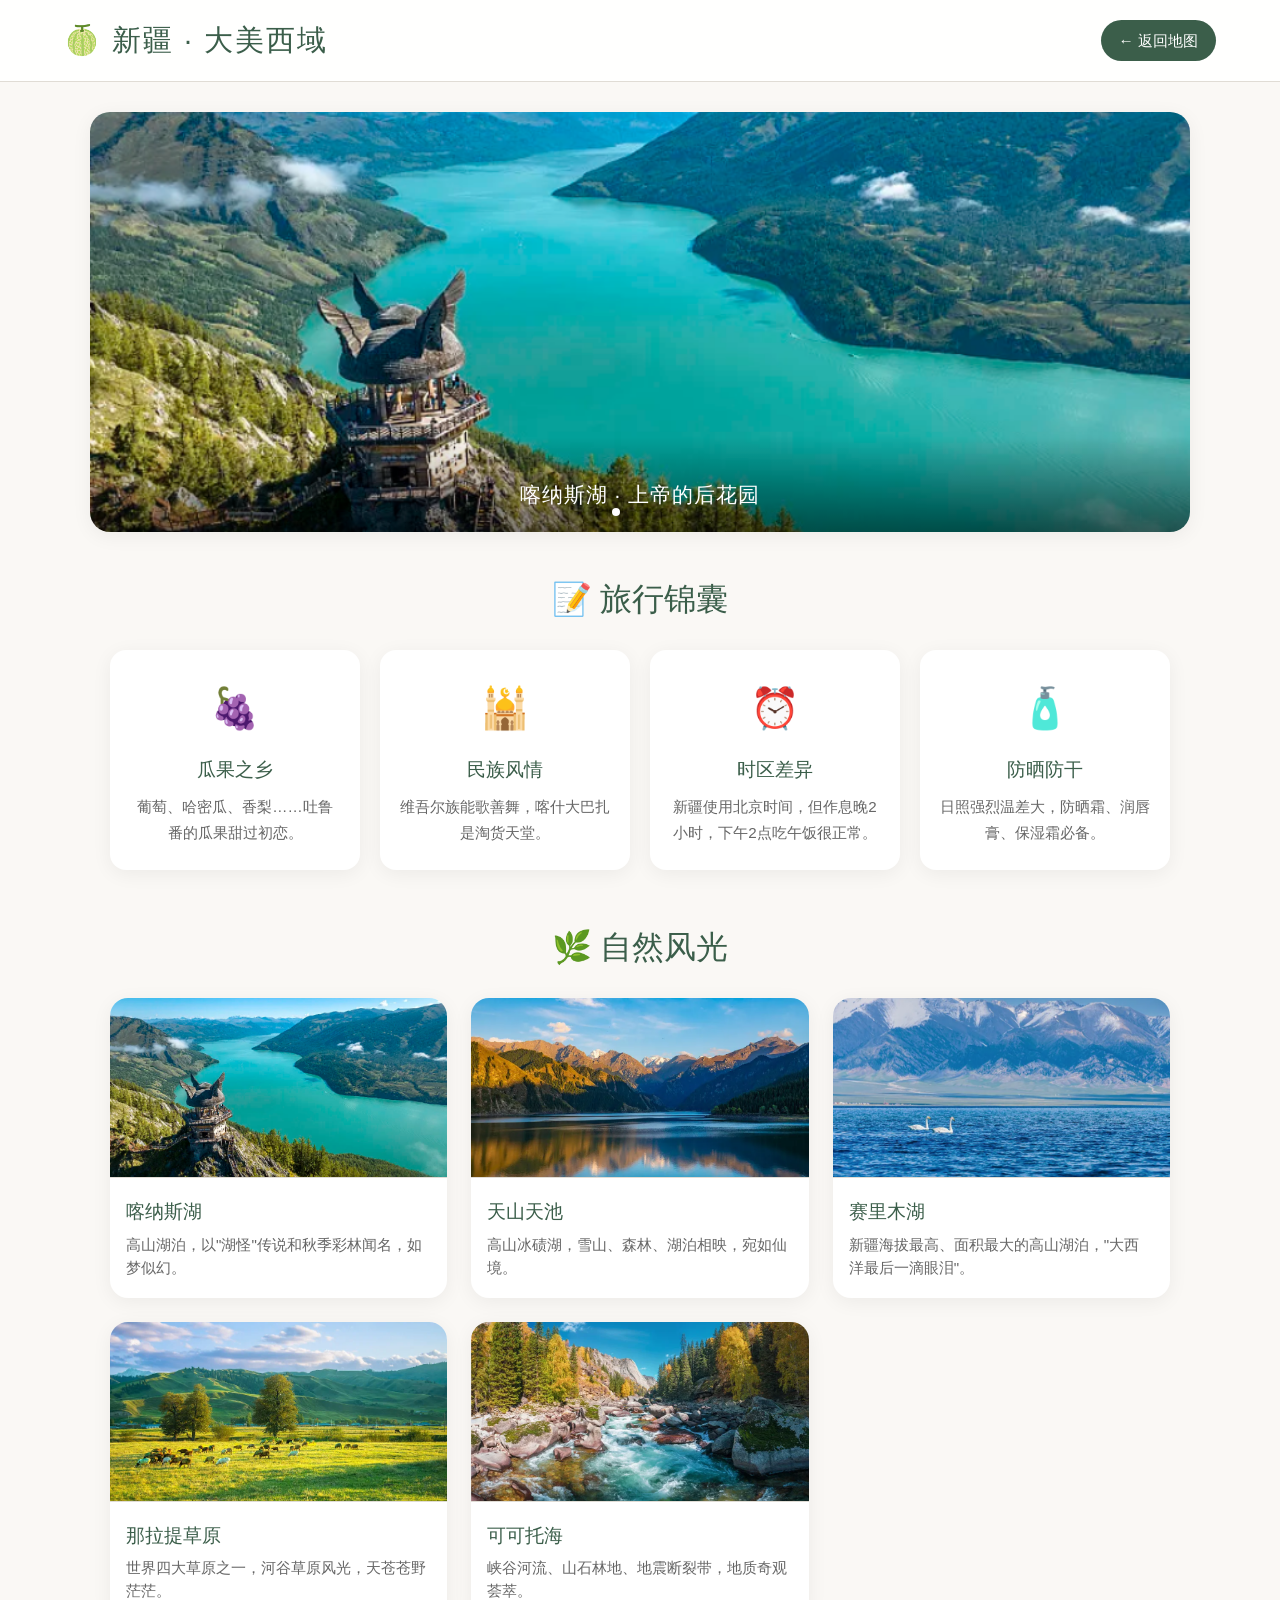
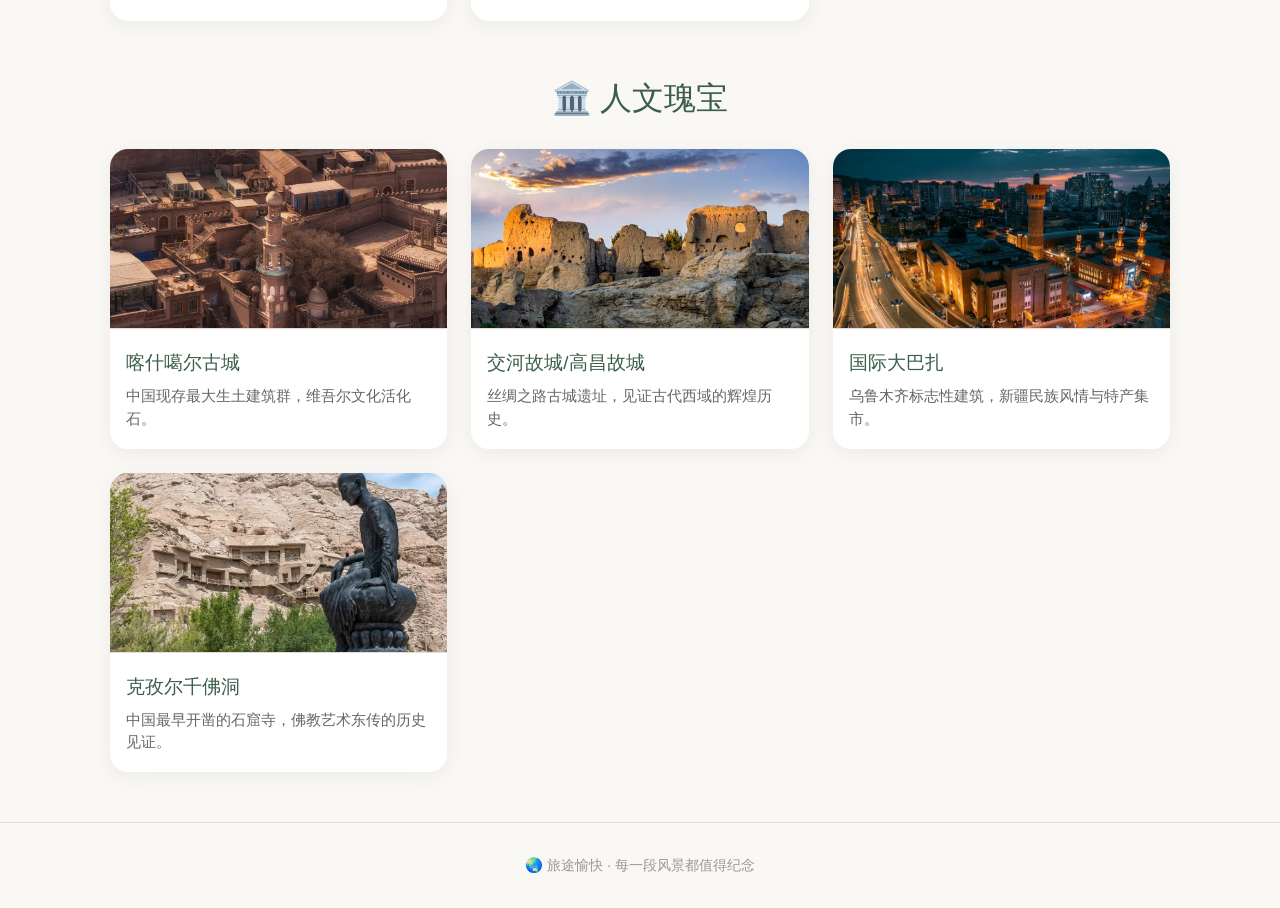
<file: spots/xinjiang.html>
<!DOCTYPE html>
<html lang="zh-CN">
<head>
    <meta charset="UTF-8">
    <meta name="viewport" content="width=device-width, initial-scale=1.0">
    <title>新疆·旅行记</title>
    <link rel="stylesheet" href="../lib/swiper-bundle.min.css">
    <style>
        :root {
            --green-dark: #3b5e4a;
            --green-light: #6b8f7e;
            --bg: #faf8f5;
            --card-bg: #ffffff;
            --text: #333;
            --text-light: #666;
            --border: #e0dcd5;
            --shadow: 0 4px 20px rgba(0,0,0,0.06);
        }

        * { margin: 0; padding: 0; box-sizing: border-box; }

        body {
            font-family: 'Segoe UI', 'Helvetica Neue', 'PingFang SC', 'Microsoft YaHei', sans-serif;
            background: var(--bg);
            color: var(--text);
            line-height: 1.7;
        }

        .top-nav {
            display: flex;
            justify-content: space-between;
            align-items: center;
            padding: 16px 5%;
            background: rgba(255,255,255,0.9);
            backdrop-filter: blur(10px);
            border-bottom: 1px solid var(--border);
            position: sticky;
            top: 0;
            z-index: 100;
        }
        .top-nav .logo {
            font-size: 1.8rem;
            font-weight: 300;
            color: var(--green-dark);
            letter-spacing: 2px;
        }
        .back-btn {
            background: var(--green-dark);
            color: white;
            padding: 8px 18px;
            border-radius: 24px;
            text-decoration: none;
            font-size: 0.95rem;
            transition: 0.3s;
            display: flex;
            align-items: center;
            gap: 6px;
        }
        .back-btn:hover {
            background: var(--green-light);
            transform: translateY(-2px);
            box-shadow: 0 6px 18px rgba(59,94,74,0.2);
        }

        .swiper {
            width: 90%;
            max-width: 1100px;
            height: 420px;
            margin: 30px auto;
            border-radius: 20px;
            overflow: hidden;
            box-shadow: var(--shadow);
        }
        .swiper-slide {
            background-position: center;
            background-size: cover;
            display: flex;
            align-items: flex-end;
            justify-content: center;
        }
        .swiper-slide .slide-caption {
            background: linear-gradient(transparent, rgba(0,0,0,0.5));
            color: white;
            width: 100%;
            padding: 40px 20px 20px;
            text-align: center;
            font-size: 1.3rem;
            font-weight: 300;
            letter-spacing: 1px;
        }
        .swiper-pagination-bullet-active { background: white; }

        .tips-section {
            max-width: 1100px;
            margin: 40px auto;
            padding: 0 20px;
        }
        .section-title {
            font-size: 2rem;
            font-weight: 300;
            color: var(--green-dark);
            margin-bottom: 24px;
            text-align: center;
        }
        .tips-grid {
            display: grid;
            grid-template-columns: repeat(auto-fit, minmax(220px, 1fr));
            gap: 20px;
        }
        .tip-card {
            background: var(--card-bg);
            padding: 24px 20px;
            border-radius: 16px;
            box-shadow: var(--shadow);
            text-align: center;
            transition: all 0.3s;
        }
        .tip-card:hover {
            transform: translateY(-4px);
            box-shadow: 0 12px 28px rgba(0,0,0,0.1);
        }
        .tip-icon {
            font-size: 2.5rem;
            margin-bottom: 12px;
        }
        .tip-card h3 {
            font-weight: 500;
            margin-bottom: 8px;
            color: var(--green-dark);
        }
        .tip-card p {
            color: var(--text-light);
            font-size: 0.95rem;
        }

        .spots-block {
            max-width: 1100px;
            margin: 50px auto;
            padding: 0 20px;
        }
        .card-grid {
            display: grid;
            grid-template-columns: repeat(auto-fit, minmax(260px, 1fr));
            gap: 24px;
            margin-top: 20px;
        }
        .spot-card {
            background: var(--card-bg);
            border-radius: 18px;
            overflow: hidden;
            box-shadow: var(--shadow);
            transition: all 0.3s;
        }
        .spot-card:hover {
            transform: translateY(-6px);
            box-shadow: 0 18px 36px rgba(0,0,0,0.12);
        }
        .spot-card img {
            width: 100%;
            height: 180px;
            object-fit: cover;
            display: block;
            border-bottom: 1px solid var(--border);
        }
        .spot-card .card-text {
            padding: 18px 16px;
        }
        .spot-card h3 {
            font-weight: 500;
            margin-bottom: 6px;
            color: var(--green-dark);
        }
        .spot-card p {
            color: var(--text-light);
            font-size: 0.95rem;
            line-height: 1.5;
        }

        footer {
            text-align: center;
            padding: 30px;
            color: #999;
            font-size: 0.9rem;
            border-top: 1px solid var(--border);
            margin-top: 40px;
        }

        @media (max-width: 600px) {
            .swiper { height: 250px; }
            .top-nav .logo { font-size: 1.4rem; }
        }
    </style>
</head>
<body>
    <div class="top-nav">
        <div class="logo">🍈 新疆 · 大美西域</div>
        <a href="../FinalProject.html" class="back-btn">← 返回地图</a>
    </div>

    <div class="swiper mySwiper">
        <div class="swiper-wrapper">
            <div class="swiper-slide" style="background-image: url('../data/images/xinjiang/喀纳斯湖.png');">
                <div class="slide-caption">喀纳斯湖 · 上帝的后花园</div>
            </div>
            <div class="swiper-slide" style="background-image: url('../data/images/xinjiang/赛里木湖.png');">
                <div class="slide-caption">赛里木湖 · 大西洋的最后一滴眼泪</div>
            </div>
            <div class="swiper-slide" style="background-image: url('../data/images/xinjiang/那拉提草原.png');">
                <div class="slide-caption">那拉提草原 · 风吹草低见牛羊</div>
            </div>
            <div class="swiper-slide" style="background-image: url('../data/images/xinjiang/喀什古城.png');">
                <div class="slide-caption">喀什古城 · 丝路明珠的异域风情</div>
            </div>
        </div>
        <div class="swiper-pagination"></div>
    </div>

    <div class="tips-section">
        <h2 class="section-title">📝 旅行锦囊</h2>
        <div class="tips-grid">
            <div class="tip-card">
                <div class="tip-icon">🍇</div>
                <h3>瓜果之乡</h3>
                <p>葡萄、哈密瓜、香梨……吐鲁番的瓜果甜过初恋。</p>
            </div>
            <div class="tip-card">
                <div class="tip-icon">🕌</div>
                <h3>民族风情</h3>
                <p>维吾尔族能歌善舞，喀什大巴扎是淘货天堂。</p>
            </div>
            <div class="tip-card">
                <div class="tip-icon">⏰</div>
                <h3>时区差异</h3>
                <p>新疆使用北京时间，但作息晚2小时，下午2点吃午饭很正常。</p>
            </div>
            <div class="tip-card">
                <div class="tip-icon">🧴</div>
                <h3>防晒防干</h3>
                <p>日照强烈温差大，防晒霜、润唇膏、保湿霜必备。</p>
            </div>
        </div>
    </div>

    <div class="spots-block">
        <h2 class="section-title">🌿 自然风光</h2>
        <div class="card-grid">
            <div class="spot-card">
                <img src="../data/images/xinjiang/喀纳斯湖.png" alt="喀纳斯湖">
                <div class="card-text">
                    <h3>喀纳斯湖</h3>
                    <p>高山湖泊，以"湖怪"传说和秋季彩林闻名，如梦似幻。</p>
                </div>
            </div>
            <div class="spot-card">
                <img src="../data/images/xinjiang/天山天池.png" alt="天山天池">
                <div class="card-text">
                    <h3>天山天池</h3>
                    <p>高山冰碛湖，雪山、森林、湖泊相映，宛如仙境。</p>
                </div>
            </div>
            <div class="spot-card">
                <img src="../data/images/xinjiang/赛里木湖.png" alt="赛里木湖">
                <div class="card-text">
                    <h3>赛里木湖</h3>
                    <p>新疆海拔最高、面积最大的高山湖泊，"大西洋最后一滴眼泪"。</p>
                </div>
            </div>
            <div class="spot-card">
                <img src="../data/images/xinjiang/那拉提草原.png" alt="那拉提草原">
                <div class="card-text">
                    <h3>那拉提草原</h3>
                    <p>世界四大草原之一，河谷草原风光，天苍苍野茫茫。</p>
                </div>
            </div>
            <div class="spot-card">
                <img src="../data/images/xinjiang/可可托海.png" alt="可可托海">
                <div class="card-text">
                    <h3>可可托海</h3>
                    <p>峡谷河流、山石林地、地震断裂带，地质奇观荟萃。</p>
                </div>
            </div>
        </div>
    </div>

    <div class="spots-block">
        <h2 class="section-title">🏛️ 人文瑰宝</h2>
        <div class="card-grid">
            <div class="spot-card">
                <img src="../data/images/xinjiang/喀什古城.png" alt="喀什噶尔古城">
                <div class="card-text">
                    <h3>喀什噶尔古城</h3>
                    <p>中国现存最大生土建筑群，维吾尔文化活化石。</p>
                </div>
            </div>
            <div class="spot-card">
                <img src="../data/images/xinjiang/交河故城.png" alt="交河故城">
                <div class="card-text">
                    <h3>交河故城/高昌故城</h3>
                    <p>丝绸之路古城遗址，见证古代西域的辉煌历史。</p>
                </div>
            </div>
            <div class="spot-card">
                <img src="../data/images/xinjiang/国际大巴扎.png" alt="国际大巴扎">
                <div class="card-text">
                    <h3>国际大巴扎</h3>
                    <p>乌鲁木齐标志性建筑，新疆民族风情与特产集市。</p>
                </div>
            </div>
            <div class="spot-card">
                <img src="../data/images/xinjiang/克孜尔千佛洞.png" alt="克孜尔千佛洞">
                <div class="card-text">
                    <h3>克孜尔千佛洞</h3>
                    <p>中国最早开凿的石窟寺，佛教艺术东传的历史见证。</p>
                </div>
            </div>
        </div>
    </div>

    <footer>
        🌏 旅途愉快 · 每一段风景都值得纪念
    </footer>

    <script src="../lib/swiper-bundle.min.js"></script>
    <script>
        const swiper = new Swiper('.mySwiper', {
            loop: true,
            autoplay: {
                delay: 4000,
                disableOnInteraction: false,
            },
            pagination: {
                el: '.swiper-pagination',
                clickable: true,
            },
        });
    </script>
</body>
</html>
</file>
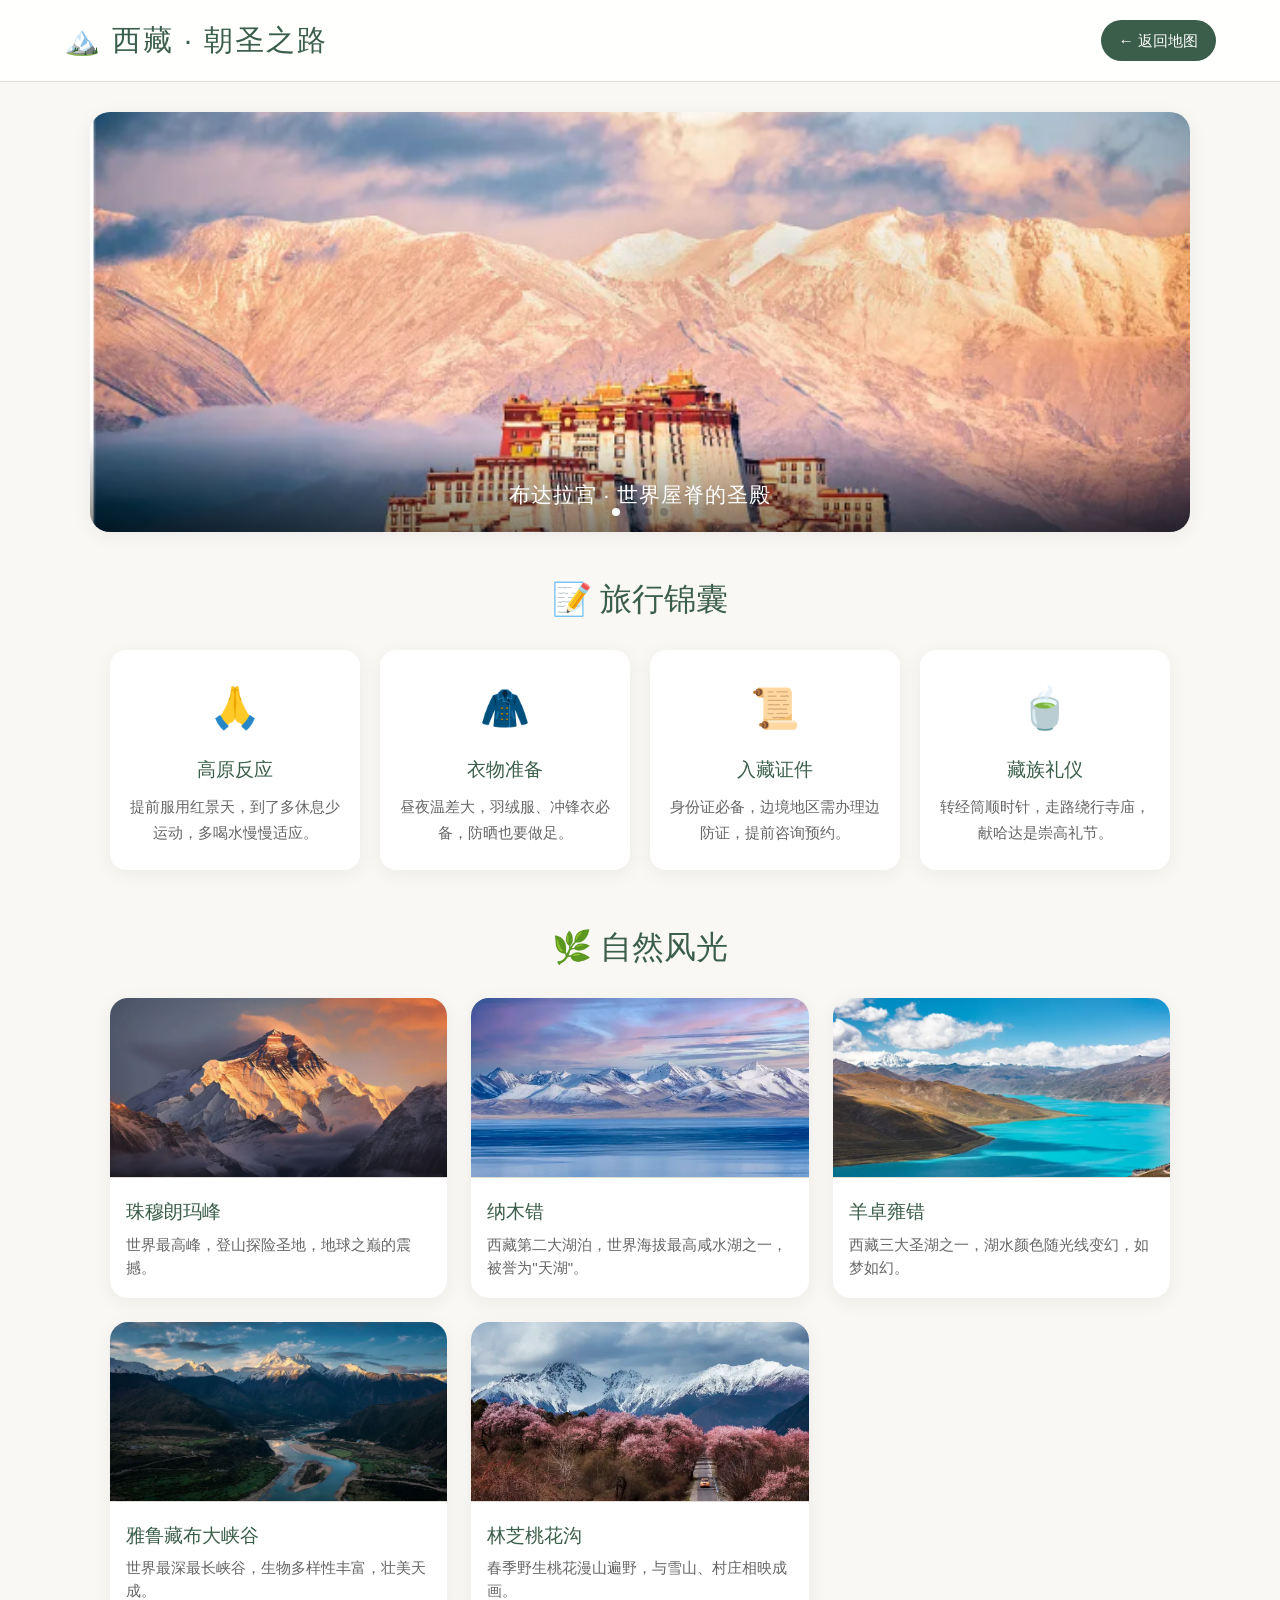
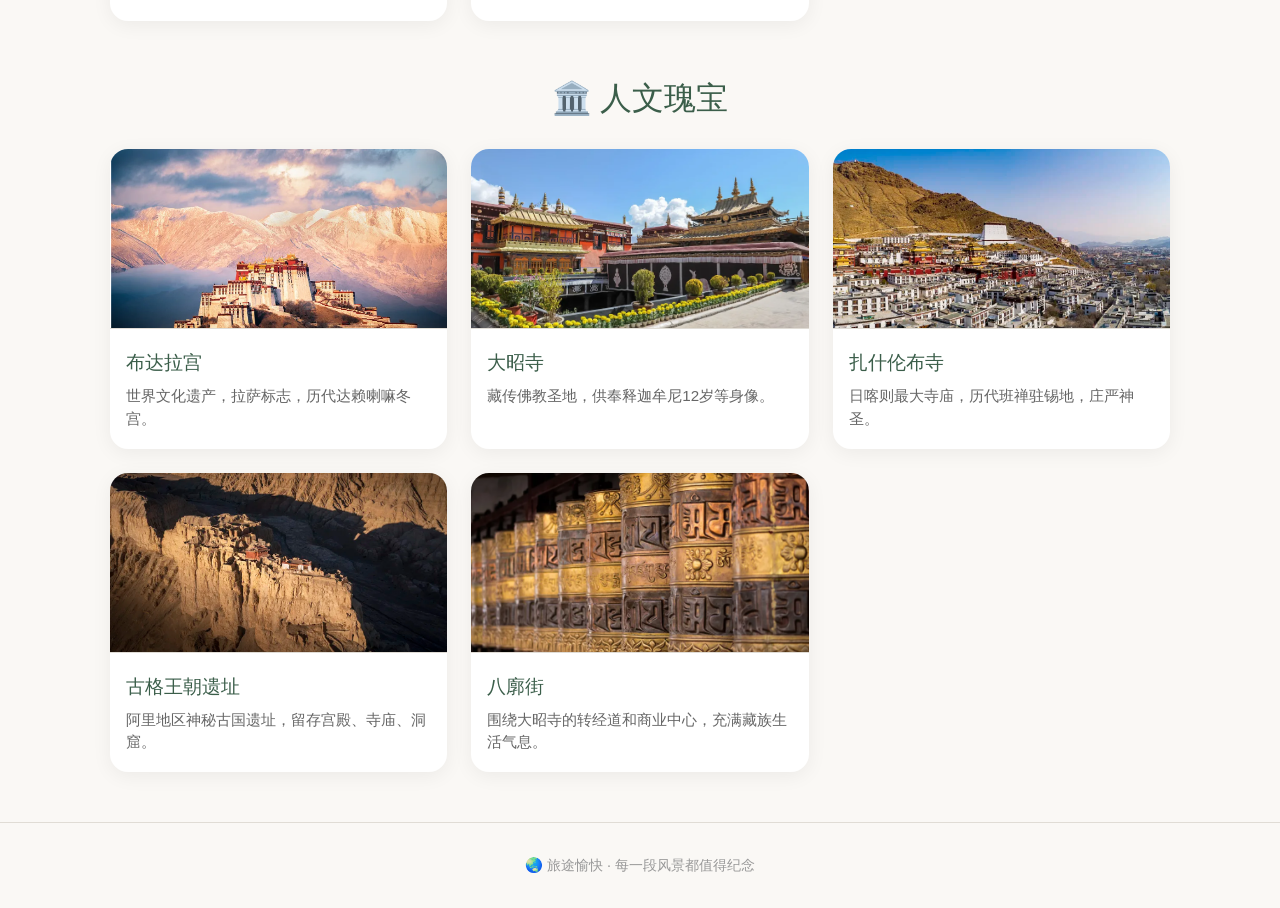
<file: spots/xizang.html>
<!DOCTYPE html>
<html lang="zh-CN">
<head>
    <meta charset="UTF-8">
    <meta name="viewport" content="width=device-width, initial-scale=1.0">
    <title>西藏·旅行记</title>
    <link rel="stylesheet" href="../lib/swiper-bundle.min.css">
    <style>
        :root {
            --green-dark: #3b5e4a;
            --green-light: #6b8f7e;
            --bg: #faf8f5;
            --card-bg: #ffffff;
            --text: #333;
            --text-light: #666;
            --border: #e0dcd5;
            --shadow: 0 4px 20px rgba(0,0,0,0.06);
        }

        * { margin: 0; padding: 0; box-sizing: border-box; }

        body {
            font-family: 'Segoe UI', 'Helvetica Neue', 'PingFang SC', 'Microsoft YaHei', sans-serif;
            background: var(--bg);
            color: var(--text);
            line-height: 1.7;
        }

        .top-nav {
            display: flex;
            justify-content: space-between;
            align-items: center;
            padding: 16px 5%;
            background: rgba(255,255,255,0.9);
            backdrop-filter: blur(10px);
            border-bottom: 1px solid var(--border);
            position: sticky;
            top: 0;
            z-index: 100;
        }
        .top-nav .logo {
            font-size: 1.8rem;
            font-weight: 300;
            color: var(--green-dark);
            letter-spacing: 2px;
        }
        .back-btn {
            background: var(--green-dark);
            color: white;
            padding: 8px 18px;
            border-radius: 24px;
            text-decoration: none;
            font-size: 0.95rem;
            transition: 0.3s;
            display: flex;
            align-items: center;
            gap: 6px;
        }
        .back-btn:hover {
            background: var(--green-light);
            transform: translateY(-2px);
            box-shadow: 0 6px 18px rgba(59,94,74,0.2);
        }

        .swiper {
            width: 90%;
            max-width: 1100px;
            height: 420px;
            margin: 30px auto;
            border-radius: 20px;
            overflow: hidden;
            box-shadow: var(--shadow);
        }
        .swiper-slide {
            background-position: center;
            background-size: cover;
            display: flex;
            align-items: flex-end;
            justify-content: center;
        }
        .swiper-slide .slide-caption {
            background: linear-gradient(transparent, rgba(0,0,0,0.5));
            color: white;
            width: 100%;
            padding: 40px 20px 20px;
            text-align: center;
            font-size: 1.3rem;
            font-weight: 300;
            letter-spacing: 1px;
        }
        .swiper-pagination-bullet-active { background: white; }

        .tips-section {
            max-width: 1100px;
            margin: 40px auto;
            padding: 0 20px;
        }
        .section-title {
            font-size: 2rem;
            font-weight: 300;
            color: var(--green-dark);
            margin-bottom: 24px;
            text-align: center;
        }
        .tips-grid {
            display: grid;
            grid-template-columns: repeat(auto-fit, minmax(220px, 1fr));
            gap: 20px;
        }
        .tip-card {
            background: var(--card-bg);
            padding: 24px 20px;
            border-radius: 16px;
            box-shadow: var(--shadow);
            text-align: center;
            transition: all 0.3s;
        }
        .tip-card:hover {
            transform: translateY(-4px);
            box-shadow: 0 12px 28px rgba(0,0,0,0.1);
        }
        .tip-icon {
            font-size: 2.5rem;
            margin-bottom: 12px;
        }
        .tip-card h3 {
            font-weight: 500;
            margin-bottom: 8px;
            color: var(--green-dark);
        }
        .tip-card p {
            color: var(--text-light);
            font-size: 0.95rem;
        }

        .spots-block {
            max-width: 1100px;
            margin: 50px auto;
            padding: 0 20px;
        }
        .card-grid {
            display: grid;
            grid-template-columns: repeat(auto-fit, minmax(260px, 1fr));
            gap: 24px;
            margin-top: 20px;
        }
        .spot-card {
            background: var(--card-bg);
            border-radius: 18px;
            overflow: hidden;
            box-shadow: var(--shadow);
            transition: all 0.3s;
        }
        .spot-card:hover {
            transform: translateY(-6px);
            box-shadow: 0 18px 36px rgba(0,0,0,0.12);
        }
        .spot-card img {
            width: 100%;
            height: 180px;
            object-fit: cover;
            display: block;
            border-bottom: 1px solid var(--border);
        }
        .spot-card .card-text {
            padding: 18px 16px;
        }
        .spot-card h3 {
            font-weight: 500;
            margin-bottom: 6px;
            color: var(--green-dark);
        }
        .spot-card p {
            color: var(--text-light);
            font-size: 0.95rem;
            line-height: 1.5;
        }

        footer {
            text-align: center;
            padding: 30px;
            color: #999;
            font-size: 0.9rem;
            border-top: 1px solid var(--border);
            margin-top: 40px;
        }

        @media (max-width: 600px) {
            .swiper { height: 250px; }
            .top-nav .logo { font-size: 1.4rem; }
        }
    </style>
</head>
<body>
    <div class="top-nav">
        <div class="logo">🏔️ 西藏 · 朝圣之路</div>
        <a href="../FinalProject.html" class="back-btn">← 返回地图</a>
    </div>

    <div class="swiper mySwiper">
        <div class="swiper-wrapper">
            <div class="swiper-slide" style="background-image: url('../data/images/xizang/布达拉宫.png');">
                <div class="slide-caption">布达拉宫 · 世界屋脊的圣殿</div>
            </div>
            <div class="swiper-slide" style="background-image: url('../data/images/xizang/纳木错.png');">
                <div class="slide-caption">纳木错 · 藏北草原的天湖</div>
            </div>
            <div class="swiper-slide" style="background-image: url('../data/images/xizang/珠穆朗玛峰.png');">
                <div class="slide-caption">珠穆朗玛峰 · 地球之巅的壮美</div>
            </div>
            <div class="swiper-slide" style="background-image: url('../data/images/xizang/大昭寺.png');">
                <div class="slide-caption">大昭寺 · 藏传佛教的信仰中心</div>
            </div>
        </div>
        <div class="swiper-pagination"></div>
    </div>

    <div class="tips-section">
        <h2 class="section-title">📝 旅行锦囊</h2>
        <div class="tips-grid">
            <div class="tip-card">
                <div class="tip-icon">🙏</div>
                <h3>高原反应</h3>
                <p>提前服用红景天，到了多休息少运动，多喝水慢慢适应。</p>
            </div>
            <div class="tip-card">
                <div class="tip-icon">🧥</div>
                <h3>衣物准备</h3>
                <p>昼夜温差大，羽绒服、冲锋衣必备，防晒也要做足。</p>
            </div>
            <div class="tip-card">
                <div class="tip-icon">📜</div>
                <h3>入藏证件</h3>
                <p>身份证必备，边境地区需办理边防证，提前咨询预约。</p>
            </div>
            <div class="tip-card">
                <div class="tip-icon">🍵</div>
                <h3>藏族礼仪</h3>
                <p>转经筒顺时针，走路绕行寺庙，献哈达是崇高礼节。</p>
            </div>
        </div>
    </div>

    <div class="spots-block">
        <h2 class="section-title">🌿 自然风光</h2>
        <div class="card-grid">
            <div class="spot-card">
                <img src="../data/images/xizang/珠穆朗玛峰.png" alt="珠穆朗玛峰">
                <div class="card-text">
                    <h3>珠穆朗玛峰</h3>
                    <p>世界最高峰，登山探险圣地，地球之巅的震撼。</p>
                </div>
            </div>
            <div class="spot-card">
                <img src="../data/images/xizang/纳木错.png" alt="纳木错">
                <div class="card-text">
                    <h3>纳木错</h3>
                    <p>西藏第二大湖泊，世界海拔最高咸水湖之一，被誉为"天湖"。</p>
                </div>
            </div>
            <div class="spot-card">
                <img src="../data/images/xizang/羊卓雍错.png" alt="羊卓雍错">
                <div class="card-text">
                    <h3>羊卓雍错</h3>
                    <p>西藏三大圣湖之一，湖水颜色随光线变幻，如梦如幻。</p>
                </div>
            </div>
            <div class="spot-card">
                <img src="../data/images/xizang/雅鲁藏布大峡谷.png" alt="雅鲁藏布大峡谷">
                <div class="card-text">
                    <h3>雅鲁藏布大峡谷</h3>
                    <p>世界最深最长峡谷，生物多样性丰富，壮美天成。</p>
                </div>
            </div>
            <div class="spot-card">
                <img src="../data/images/xizang/林芝桃花沟.png" alt="林芝桃花沟">
                <div class="card-text">
                    <h3>林芝桃花沟</h3>
                    <p>春季野生桃花漫山遍野，与雪山、村庄相映成画。</p>
                </div>
            </div>
        </div>
    </div>

    <div class="spots-block">
        <h2 class="section-title">🏛️ 人文瑰宝</h2>
        <div class="card-grid">
            <div class="spot-card">
                <img src="../data/images/xizang/布达拉宫.png" alt="布达拉宫">
                <div class="card-text">
                    <h3>布达拉宫</h3>
                    <p>世界文化遗产，拉萨标志，历代达赖喇嘛冬宫。</p>
                </div>
            </div>
            <div class="spot-card">
                <img src="../data/images/xizang/大昭寺.png" alt="大昭寺">
                <div class="card-text">
                    <h3>大昭寺</h3>
                    <p>藏传佛教圣地，供奉释迦牟尼12岁等身像。</p>
                </div>
            </div>
            <div class="spot-card">
                <img src="../data/images/xizang/扎什伦布寺.png" alt="扎什伦布寺">
                <div class="card-text">
                    <h3>扎什伦布寺</h3>
                    <p>日喀则最大寺庙，历代班禅驻锡地，庄严神圣。</p>
                </div>
            </div>
            <div class="spot-card">
                <img src="../data/images/xizang/古格王朝遗址.png" alt="古格王朝遗址">
                <div class="card-text">
                    <h3>古格王朝遗址</h3>
                    <p>阿里地区神秘古国遗址，留存宫殿、寺庙、洞窟。</p>
                </div>
            </div>
            <div class="spot-card">
                <img src="../data/images/xizang/八廓街.png" alt="八廓街">
                <div class="card-text">
                    <h3>八廓街</h3>
                    <p>围绕大昭寺的转经道和商业中心，充满藏族生活气息。</p>
                </div>
            </div>
        </div>
    </div>

    <footer>
        🌏 旅途愉快 · 每一段风景都值得纪念
    </footer>

    <script src="../lib/swiper-bundle.min.js"></script>
    <script>
        const swiper = new Swiper('.mySwiper', {
            loop: true,
            autoplay: {
                delay: 4000,
                disableOnInteraction: false,
            },
            pagination: {
                el: '.swiper-pagination',
                clickable: true,
            },
        });
    </script>
</body>
</html>
</file>
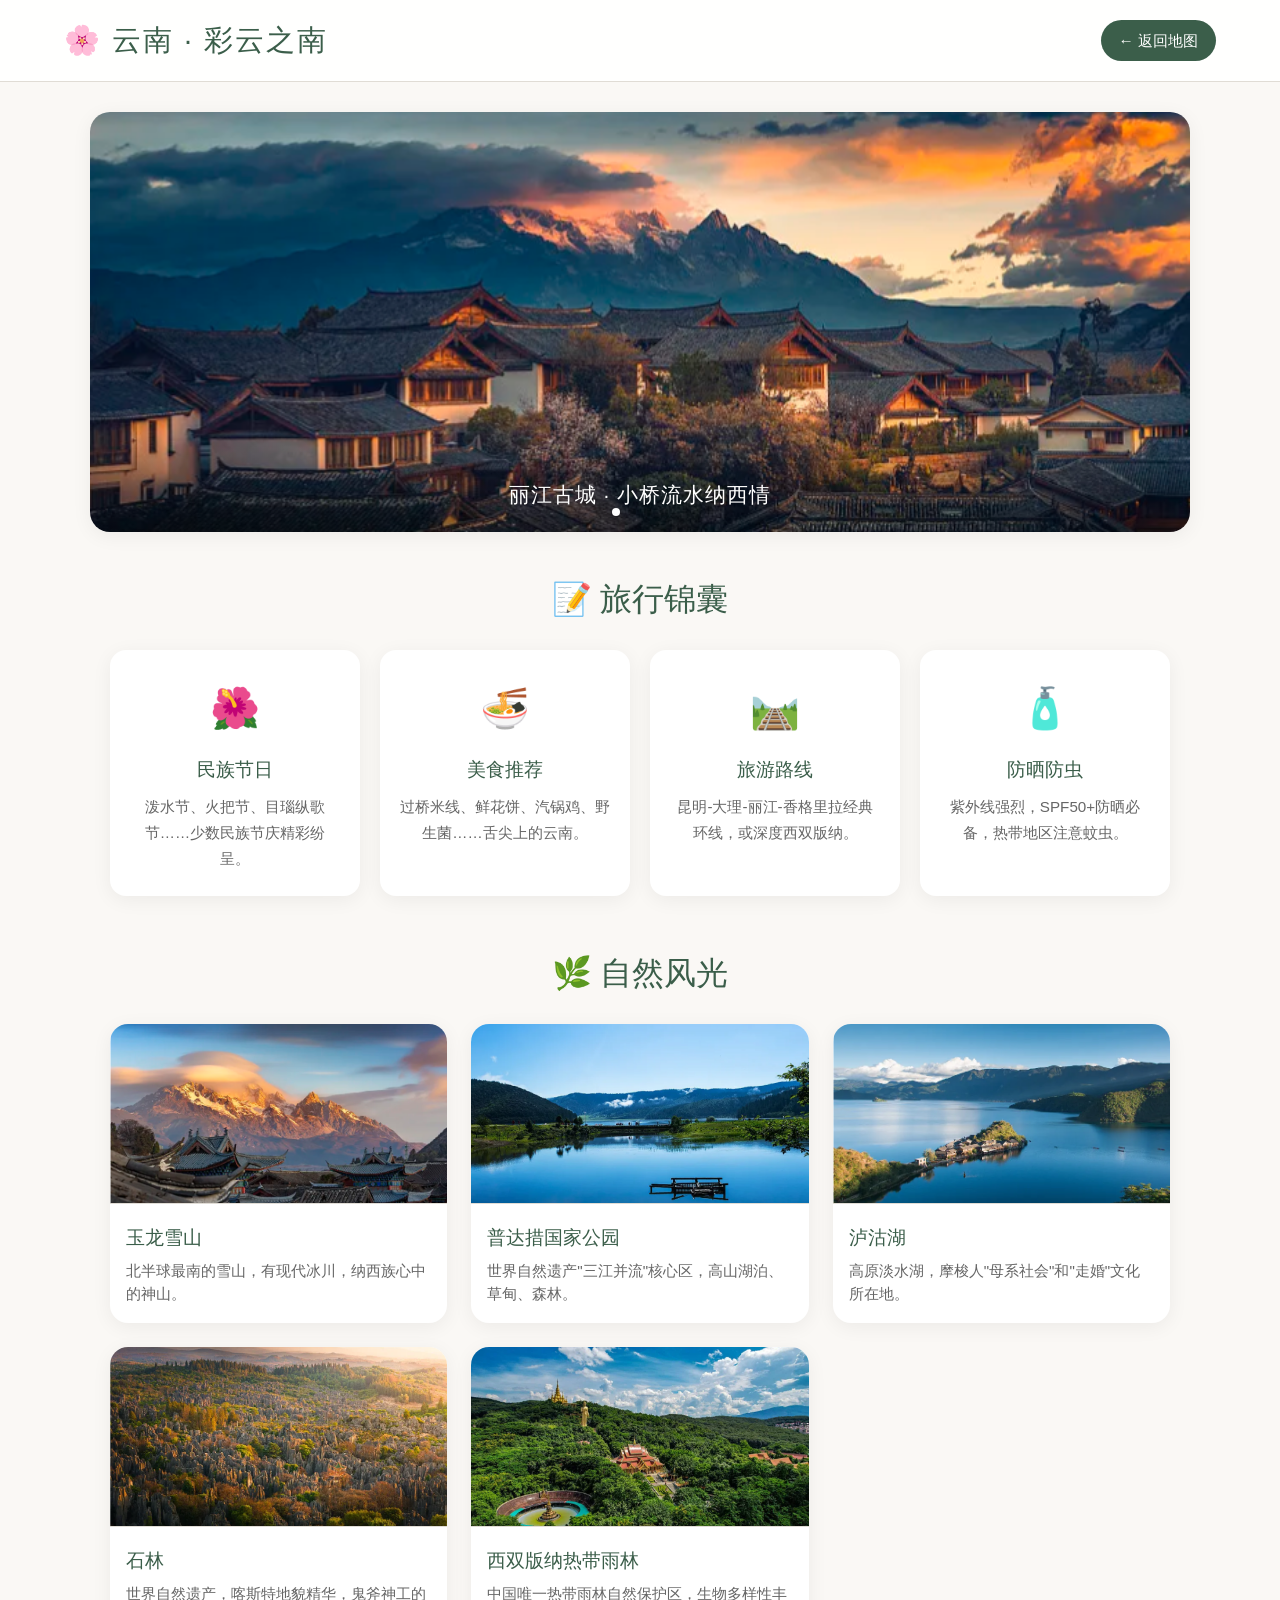
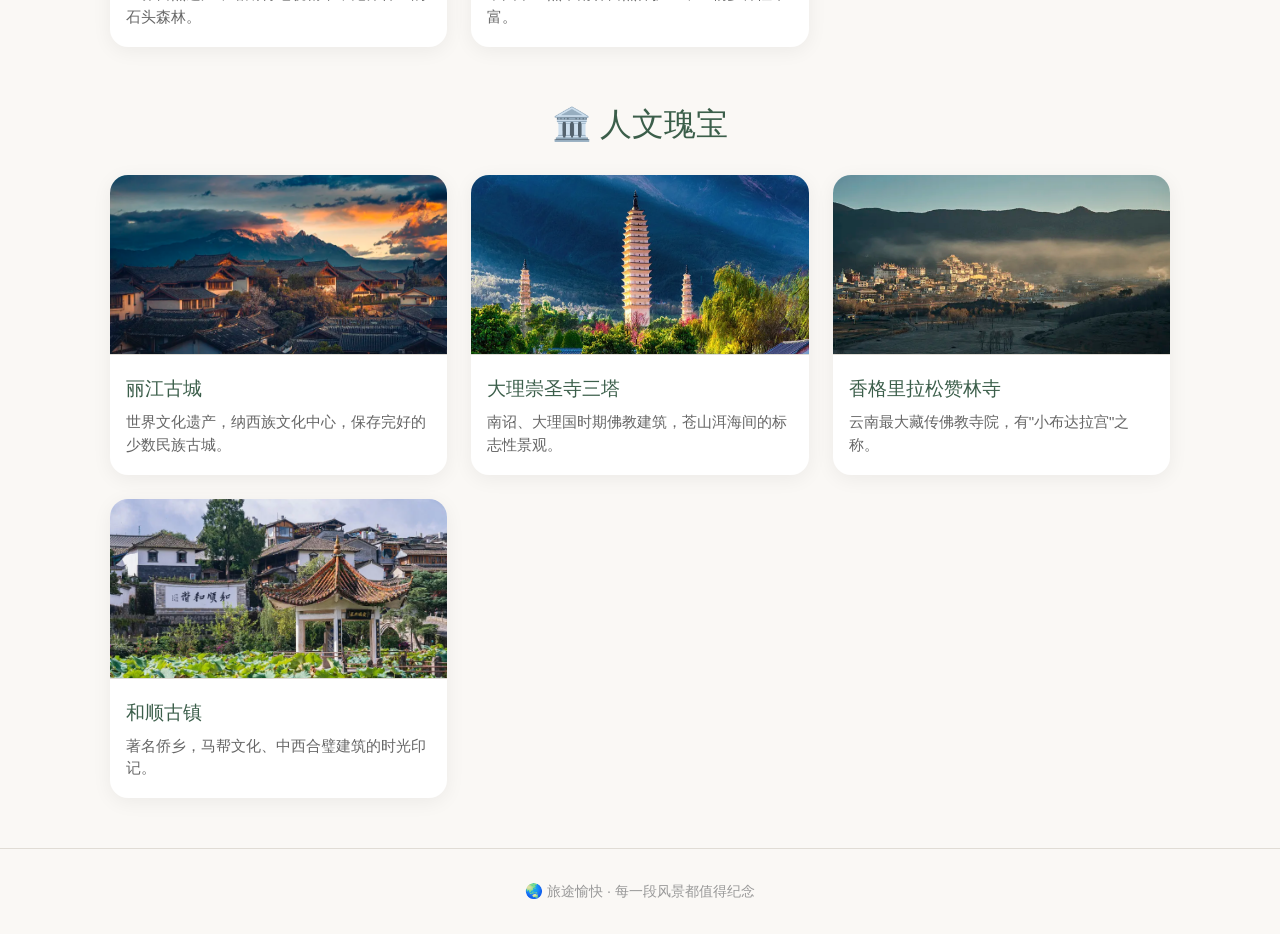
<file: spots/yunnan.html>
<!DOCTYPE html>
<html lang="zh-CN">
<head>
    <meta charset="UTF-8">
    <meta name="viewport" content="width=device-width, initial-scale=1.0">
    <title>云南·旅行记</title>
    <link rel="stylesheet" href="../lib/swiper-bundle.min.css">
    <style>
        :root {
            --green-dark: #3b5e4a;
            --green-light: #6b8f7e;
            --bg: #faf8f5;
            --card-bg: #ffffff;
            --text: #333;
            --text-light: #666;
            --border: #e0dcd5;
            --shadow: 0 4px 20px rgba(0,0,0,0.06);
        }

        * { margin: 0; padding: 0; box-sizing: border-box; }

        body {
            font-family: 'Segoe UI', 'Helvetica Neue', 'PingFang SC', 'Microsoft YaHei', sans-serif;
            background: var(--bg);
            color: var(--text);
            line-height: 1.7;
        }

        .top-nav {
            display: flex;
            justify-content: space-between;
            align-items: center;
            padding: 16px 5%;
            background: rgba(255,255,255,0.9);
            backdrop-filter: blur(10px);
            border-bottom: 1px solid var(--border);
            position: sticky;
            top: 0;
            z-index: 100;
        }
        .top-nav .logo {
            font-size: 1.8rem;
            font-weight: 300;
            color: var(--green-dark);
            letter-spacing: 2px;
        }
        .back-btn {
            background: var(--green-dark);
            color: white;
            padding: 8px 18px;
            border-radius: 24px;
            text-decoration: none;
            font-size: 0.95rem;
            transition: 0.3s;
            display: flex;
            align-items: center;
            gap: 6px;
        }
        .back-btn:hover {
            background: var(--green-light);
            transform: translateY(-2px);
            box-shadow: 0 6px 18px rgba(59,94,74,0.2);
        }

        .swiper {
            width: 90%;
            max-width: 1100px;
            height: 420px;
            margin: 30px auto;
            border-radius: 20px;
            overflow: hidden;
            box-shadow: var(--shadow);
        }
        .swiper-slide {
            background-position: center;
            background-size: cover;
            display: flex;
            align-items: flex-end;
            justify-content: center;
        }
        .swiper-slide .slide-caption {
            background: linear-gradient(transparent, rgba(0,0,0,0.5));
            color: white;
            width: 100%;
            padding: 40px 20px 20px;
            text-align: center;
            font-size: 1.3rem;
            font-weight: 300;
            letter-spacing: 1px;
        }
        .swiper-pagination-bullet-active { background: white; }

        .tips-section {
            max-width: 1100px;
            margin: 40px auto;
            padding: 0 20px;
        }
        .section-title {
            font-size: 2rem;
            font-weight: 300;
            color: var(--green-dark);
            margin-bottom: 24px;
            text-align: center;
        }
        .tips-grid {
            display: grid;
            grid-template-columns: repeat(auto-fit, minmax(220px, 1fr));
            gap: 20px;
        }
        .tip-card {
            background: var(--card-bg);
            padding: 24px 20px;
            border-radius: 16px;
            box-shadow: var(--shadow);
            text-align: center;
            transition: all 0.3s;
        }
        .tip-card:hover {
            transform: translateY(-4px);
            box-shadow: 0 12px 28px rgba(0,0,0,0.1);
        }
        .tip-icon {
            font-size: 2.5rem;
            margin-bottom: 12px;
        }
        .tip-card h3 {
            font-weight: 500;
            margin-bottom: 8px;
            color: var(--green-dark);
        }
        .tip-card p {
            color: var(--text-light);
            font-size: 0.95rem;
        }

        .spots-block {
            max-width: 1100px;
            margin: 50px auto;
            padding: 0 20px;
        }
        .card-grid {
            display: grid;
            grid-template-columns: repeat(auto-fit, minmax(260px, 1fr));
            gap: 24px;
            margin-top: 20px;
        }
        .spot-card {
            background: var(--card-bg);
            border-radius: 18px;
            overflow: hidden;
            box-shadow: var(--shadow);
            transition: all 0.3s;
        }
        .spot-card:hover {
            transform: translateY(-6px);
            box-shadow: 0 18px 36px rgba(0,0,0,0.12);
        }
        .spot-card img {
            width: 100%;
            height: 180px;
            object-fit: cover;
            display: block;
            border-bottom: 1px solid var(--border);
        }
        .spot-card .card-text {
            padding: 18px 16px;
        }
        .spot-card h3 {
            font-weight: 500;
            margin-bottom: 6px;
            color: var(--green-dark);
        }
        .spot-card p {
            color: var(--text-light);
            font-size: 0.95rem;
            line-height: 1.5;
        }

        footer {
            text-align: center;
            padding: 30px;
            color: #999;
            font-size: 0.9rem;
            border-top: 1px solid var(--border);
            margin-top: 40px;
        }

        @media (max-width: 600px) {
            .swiper { height: 250px; }
            .top-nav .logo { font-size: 1.4rem; }
        }
    </style>
</head>
<body>
    <div class="top-nav">
        <div class="logo">🌸 云南 · 彩云之南</div>
        <a href="../FinalProject.html" class="back-btn">← 返回地图</a>
    </div>

    <div class="swiper mySwiper">
        <div class="swiper-wrapper">
            <div class="swiper-slide" style="background-image: url('../data/images/yunnan/丽江古城.png');">
                <div class="slide-caption">丽江古城 · 小桥流水纳西情</div>
            </div>
            <div class="swiper-slide" style="background-image: url('../data/images/yunnan/玉龙雪山.png');">
                <div class="slide-caption">玉龙雪山 · 纳西神山的巍峨</div>
            </div>
            <div class="swiper-slide" style="background-image: url('../data/images/yunnan/大理洱海.png');">
                <div class="slide-caption">大理洱海 · 风花雪月的浪漫</div>
            </div>
            <div class="swiper-slide" style="background-image: url('../data/images/yunnan/西双版纳.png');">
                <div class="slide-caption">西双版纳 · 热带雨林的神秘</div>
            </div>
        </div>
        <div class="swiper-pagination"></div>
    </div>

    <div class="tips-section">
        <h2 class="section-title">📝 旅行锦囊</h2>
        <div class="tips-grid">
            <div class="tip-card">
                <div class="tip-icon">🌺</div>
                <h3>民族节日</h3>
                <p>泼水节、火把节、目瑙纵歌节……少数民族节庆精彩纷呈。</p>
            </div>
            <div class="tip-card">
                <div class="tip-icon">🍜</div>
                <h3>美食推荐</h3>
                <p>过桥米线、鲜花饼、汽锅鸡、野生菌……舌尖上的云南。</p>
            </div>
            <div class="tip-card">
                <div class="tip-icon">🛤️</div>
                <h3>旅游路线</h3>
                <p>昆明-大理-丽江-香格里拉经典环线，或深度西双版纳。</p>
            </div>
            <div class="tip-card">
                <div class="tip-icon">🧴</div>
                <h3>防晒防虫</h3>
                <p>紫外线强烈，SPF50+防晒必备，热带地区注意蚊虫。</p>
            </div>
        </div>
    </div>

    <div class="spots-block">
        <h2 class="section-title">🌿 自然风光</h2>
        <div class="card-grid">
            <div class="spot-card">
                <img src="../data/images/yunnan/玉龙雪山.png" alt="玉龙雪山">
                <div class="card-text">
                    <h3>玉龙雪山</h3>
                    <p>北半球最南的雪山，有现代冰川，纳西族心中的神山。</p>
                </div>
            </div>
            <div class="spot-card">
                <img src="../data/images/yunnan/普达措国家公园.png" alt="普达措国家公园">
                <div class="card-text">
                    <h3>普达措国家公园</h3>
                    <p>世界自然遗产"三江并流"核心区，高山湖泊、草甸、森林。</p>
                </div>
            </div>
            <div class="spot-card">
                <img src="../data/images/yunnan/泸沽湖.png" alt="泸沽湖">
                <div class="card-text">
                    <h3>泸沽湖</h3>
                    <p>高原淡水湖，摩梭人"母系社会"和"走婚"文化所在地。</p>
                </div>
            </div>
            <div class="spot-card">
                <img src="../data/images/yunnan/石林.png" alt="石林">
                <div class="card-text">
                    <h3>石林</h3>
                    <p>世界自然遗产，喀斯特地貌精华，鬼斧神工的石头森林。</p>
                </div>
            </div>
            <div class="spot-card">
                <img src="../data/images/yunnan/西双版纳.png" alt="西双版纳热带雨林">
                <div class="card-text">
                    <h3>西双版纳热带雨林</h3>
                    <p>中国唯一热带雨林自然保护区，生物多样性丰富。</p>
                </div>
            </div>
        </div>
    </div>

    <div class="spots-block">
        <h2 class="section-title">🏛️ 人文瑰宝</h2>
        <div class="card-grid">
            <div class="spot-card">
                <img src="../data/images/yunnan/丽江古城.png" alt="丽江古城">
                <div class="card-text">
                    <h3>丽江古城</h3>
                    <p>世界文化遗产，纳西族文化中心，保存完好的少数民族古城。</p>
                </div>
            </div>
            <div class="spot-card">
                <img src="../data/images/yunnan/大理崇圣寺三塔.png" alt="大理崇圣寺三塔">
                <div class="card-text">
                    <h3>大理崇圣寺三塔</h3>
                    <p>南诏、大理国时期佛教建筑，苍山洱海间的标志性景观。</p>
                </div>
            </div>
            <div class="spot-card">
                <img src="../data/images/yunnan/香格里拉松赞林寺.png" alt="香格里拉松赞林寺">
                <div class="card-text">
                    <h3>香格里拉松赞林寺</h3>
                    <p>云南最大藏传佛教寺院，有"小布达拉宫"之称。</p>
                </div>
            </div>
            <div class="spot-card">
                <img src="../data/images/yunnan/和顺古镇.png" alt="和顺古镇">
                <div class="card-text">
                    <h3>和顺古镇</h3>
                    <p>著名侨乡，马帮文化、中西合璧建筑的时光印记。</p>
                </div>
            </div>
        </div>
    </div>

    <footer>
        🌏 旅途愉快 · 每一段风景都值得纪念
    </footer>

    <script src="../lib/swiper-bundle.min.js"></script>
    <script>
        const swiper = new Swiper('.mySwiper', {
            loop: true,
            autoplay: {
                delay: 4000,
                disableOnInteraction: false,
            },
            pagination: {
                el: '.swiper-pagination',
                clickable: true,
            },
        });
    </script>
</body>
</html>
</file>
